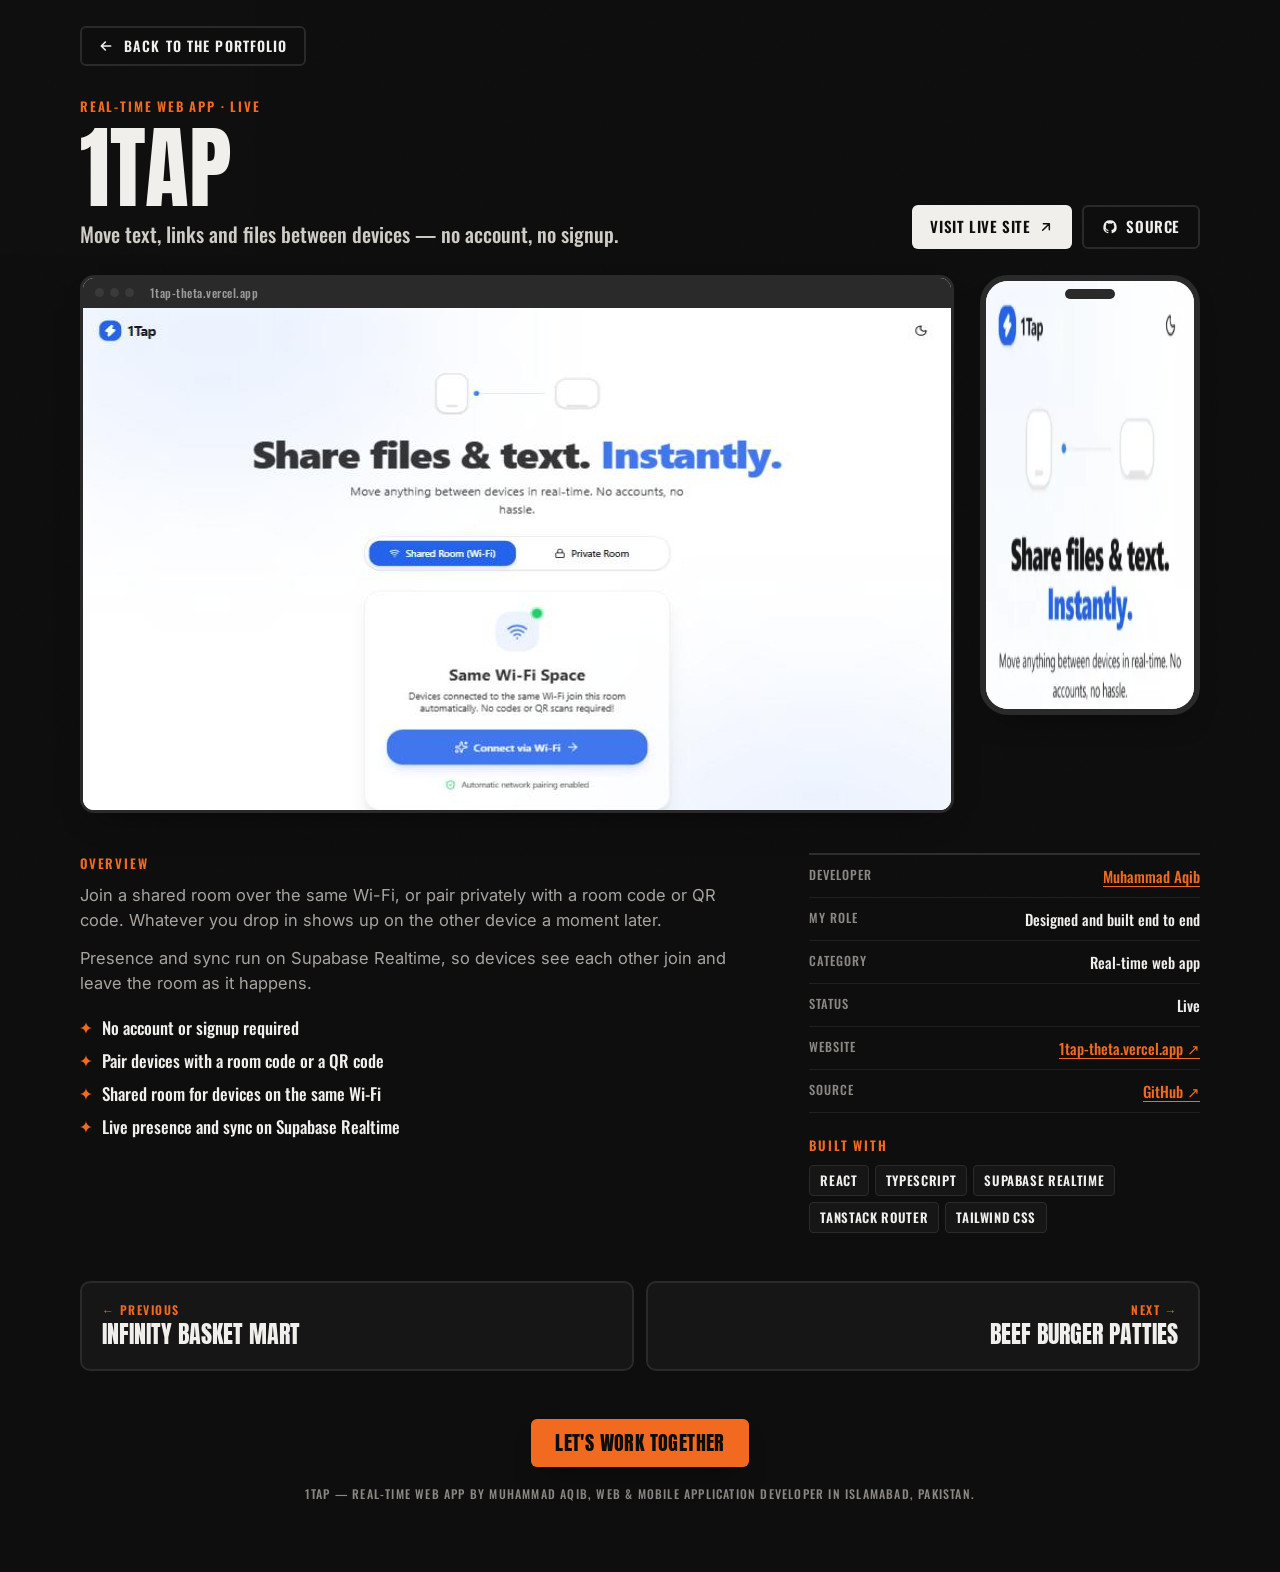
<file: projects/1tap.html>
<!DOCTYPE html>
<!-- Generated by scripts/build-seo.mjs from assets/portfolio/projects.js — edit the data, then re-run the build. -->
<html lang="en">
<head>
  <meta charset="UTF-8">
  <meta name="viewport" content="width=device-width, initial-scale=1.0, viewport-fit=cover">
  <title>1Tap — Real-time web app by Muhammad Aqib</title>
  <meta name="description" content="Move text, links and files between devices — no account, no signup. A project by Muhammad Aqib, web &amp; mobile developer in Islamabad.">
  <meta name="author" content="Muhammad Aqib">
  <meta name="robots" content="index, follow, max-image-preview:large">
  <meta name="theme-color" content="#0E0E0E">
  <link rel="canonical" href="https://aqibkhn.space/projects/1tap">
  <meta property="og:type" content="article">
  <meta property="og:site_name" content="Muhammad Aqib">
  <meta property="og:locale" content="en_US">
  <meta property="og:title" content="1Tap — Real-time web app by Muhammad Aqib">
  <meta property="og:description" content="Move text, links and files between devices — no account, no signup. A project by Muhammad Aqib, web &amp; mobile developer in Islamabad.">
  <meta property="og:url" content="https://aqibkhn.space/projects/1tap">
  <meta property="og:image" content="https://aqibkhn.space/assets/projects/1tap.jpg">
  <meta property="og:image:alt" content="1Tap — Real-time web app">
  <meta name="twitter:card" content="summary_large_image">
  <meta name="twitter:title" content="1Tap — Real-time web app by Muhammad Aqib">
  <meta name="twitter:description" content="Move text, links and files between devices — no account, no signup. A project by Muhammad Aqib, web &amp; mobile developer in Islamabad.">
  <meta name="twitter:image" content="https://aqibkhn.space/assets/projects/1tap.jpg">
  <link rel="icon" href="../favicon.svg" type="image/svg+xml">
  <link rel="icon" href="../favicon-32.png" sizes="32x32" type="image/png">
  <link rel="apple-touch-icon" href="../apple-touch-icon.png">
  <link rel="preconnect" href="https://fonts.googleapis.com">
  <link rel="preconnect" href="https://fonts.gstatic.com" crossorigin>
  <link rel="stylesheet" href="https://fonts.googleapis.com/css2?family=Anton&family=Oswald:wght@500;600&family=Inter:wght@400;500;600&display=swap" media="print" onload="this.media='all'">
  <noscript><link rel="stylesheet" href="https://fonts.googleapis.com/css2?family=Anton&family=Oswald:wght@500;600&family=Inter:wght@400;500;600&display=swap"></noscript>
  <link rel="stylesheet" href="../assets/portfolio/portfolio.css">
  <script type="application/ld+json">{"@context":"https://schema.org","@graph":[{"@type":"CreativeWork","@id":"https://aqibkhn.space/projects/1tap#work","name":"1Tap","headline":"1Tap — Real-time web app","description":"Move text, links and files between devices — no account, no signup.","url":"https://aqibkhn.space/projects/1tap","image":"https://aqibkhn.space/assets/projects/1tap.jpg","genre":"Real-time web app","keywords":"React, TypeScript, Supabase Realtime, TanStack Router, Tailwind CSS","creator":{"@id":"https://aqibkhn.space/#person"},"author":{"@id":"https://aqibkhn.space/#person"},"sameAs":"https://1tap-theta.vercel.app","isBasedOn":["https://github.com/10-aqib/1Tap"]},{"@type":"BreadcrumbList","itemListElement":[{"@type":"ListItem","position":1,"name":"Muhammad Aqib","item":"https://aqibkhn.space/portfolio"},{"@type":"ListItem","position":2,"name":"Projects","item":"https://aqibkhn.space/portfolio#work"},{"@type":"ListItem","position":3,"name":"1Tap","item":"https://aqibkhn.space/projects/1tap"}]},{"@type":"Person","@id":"https://aqibkhn.space/#person","name":"Muhammad Aqib","url":"https://aqibkhn.space/portfolio"}]}</script>
</head>
<body>
  <svg width="0" height="0" style="position:absolute" aria-hidden="true"><defs>
  <symbol id="star" viewBox="0 0 24 24"><path d="M12 0c.6 6.6 5.4 11.4 12 12-6.6.6-11.4 5.4-12 12-.6-6.6-5.4-11.4-12-12C6.6 11.4 11.4 6.6 12 0z" fill="currentColor"/></symbol>
  <symbol id="arrow" viewBox="0 0 24 24"><path d="M5 12h13m-5-6 6 6-6 6" fill="none" stroke="currentColor" stroke-width="2.4" stroke-linecap="round" stroke-linejoin="round"/></symbol>
  <symbol id="arrow-ne" viewBox="0 0 24 24"><path d="M7 17 17 7M8 7h9v9" fill="none" stroke="currentColor" stroke-width="2.2" stroke-linecap="round" stroke-linejoin="round"/></symbol>
  <symbol id="github" viewBox="0 0 24 24"><path fill="currentColor" d="M12 2a10 10 0 0 0-3.16 19.49c.5.09.68-.22.68-.48v-1.7c-2.78.6-3.37-1.34-3.37-1.34-.45-1.16-1.11-1.47-1.11-1.47-.91-.62.07-.6.07-.6 1 .07 1.53 1.03 1.53 1.03.89 1.53 2.34 1.09 2.91.83.09-.65.35-1.09.63-1.34-2.22-.25-4.55-1.11-4.55-4.94 0-1.09.39-1.98 1.03-2.68-.1-.25-.45-1.27.1-2.65 0 0 .84-.27 2.75 1.02a9.56 9.56 0 0 1 5 0c1.91-1.29 2.75-1.02 2.75-1.02.55 1.38.2 2.4.1 2.65.64.7 1.03 1.59 1.03 2.68 0 3.84-2.34 4.68-4.57 4.93.36.31.68.92.68 1.85v2.74c0 .27.18.58.69.48A10 10 0 0 0 12 2z"/></symbol>
</defs></svg>
  <main class="sheet-inner">
    <a class="sheet-back" href="../portfolio#work"><svg aria-hidden="true" style="transform:scaleX(-1)"><use href="#arrow"/></svg>Back to the portfolio</a>
    <article>
      <div class="p-head">
        <div>
          <p class="kicker">Real-time web app · Live</p>
          <h1 style="font: 400 clamp(52px, 7vw, 96px)/.95 var(--display); text-transform: uppercase; color: var(--ink);">1Tap</h1>
          <p class="lede">Move text, links and files between devices — no account, no signup.</p>
        </div>
        <div class="p-links">
          <a class="btn btn-dark" href="https://1tap-theta.vercel.app" target="_blank" rel="noopener">Visit live site <svg aria-hidden="true"><use href="#arrow-ne"/></svg></a>
          <a class="btn btn-line" href="https://github.com/10-aqib/1Tap" target="_blank" rel="noopener"><svg aria-hidden="true"><use href="#github"/></svg>Source</a>
        </div>
      </div>
      <div class="p-media">
        <figure class="p-desktop" style="margin:0"><div class="bar"><i></i><i></i><i></i><span>1tap-theta.vercel.app</span></div><img src="../assets/projects/1tap.jpg" width="800" height="502" alt="1Tap website on desktop" fetchpriority="high"></figure>
        <div class="p-mobile"><i class="notch" aria-hidden="true"></i><img src="../assets/projects/mobile-1tap.webp" srcset="../assets/projects/mobile-1tap-300.webp 300w, ../assets/projects/mobile-1tap.webp 480w" sizes="220px" width="480" height="1147" alt="1Tap on a phone" loading="lazy" decoding="async"></div>
      </div>
      <div class="p-grid">
        <div>
          <h2 class="kicker" style="font-size:13px">Overview</h2>
          <p>Join a shared room over the same Wi-Fi, or pair privately with a room code or QR code. Whatever you drop in shows up on the other device a moment later.</p>
          <p>Presence and sync run on Supabase Realtime, so devices see each other join and leave the room as it happens.</p>
          <ul class="p-hl"><li><svg aria-hidden="true"><use href="#star"/></svg>No account or signup required</li><li><svg aria-hidden="true"><use href="#star"/></svg>Pair devices with a room code or a QR code</li><li><svg aria-hidden="true"><use href="#star"/></svg>Shared room for devices on the same Wi-Fi</li><li><svg aria-hidden="true"><use href="#star"/></svg>Live presence and sync on Supabase Realtime</li></ul>
        </div>
        <aside class="p-meta">
          <dl>
            <div><dt>Developer</dt><dd><a href="../portfolio">Muhammad Aqib</a></dd></div>
            <div><dt>My role</dt><dd>Designed and built end to end</dd></div>
            <div><dt>Category</dt><dd>Real-time web app</dd></div>
            <div><dt>Status</dt><dd>Live</dd></div>
            <div><dt>Website</dt><dd><a href="https://1tap-theta.vercel.app" target="_blank" rel="noopener">1tap-theta.vercel.app ↗</a></dd></div>
            <div><dt>Source</dt><dd><a href="https://github.com/10-aqib/1Tap" target="_blank" rel="noopener">GitHub ↗</a></dd></div>
          </dl>
          <div><h2 class="kicker" style="font-size:13px">Built with</h2><ul class="tags"><li>React</li><li>TypeScript</li><li>Supabase Realtime</li><li>TanStack Router</li><li>Tailwind CSS</li></ul></div>
        </aside>
      </div>
    </article>
    <nav class="p-pager" aria-label="More projects">
      <a href="infinity-basket-mart"><small>← Previous</small><b>Infinity Basket Mart</b></a>
      <a href="beef-burger-patties"><small>Next →</small><b>Beef Burger Patties</b></a>
    </nav>
    <p style="margin-top:48px; text-align:center"><a class="btn-work btn-work--sm" href="../portfolio#contact">Let's work together</a></p>
    <p class="copy" style="text-align:center">1Tap — Real-time web app by Muhammad Aqib, web &amp; mobile application developer in Islamabad, Pakistan.</p>
  </main>
</body>
</html>
</file>
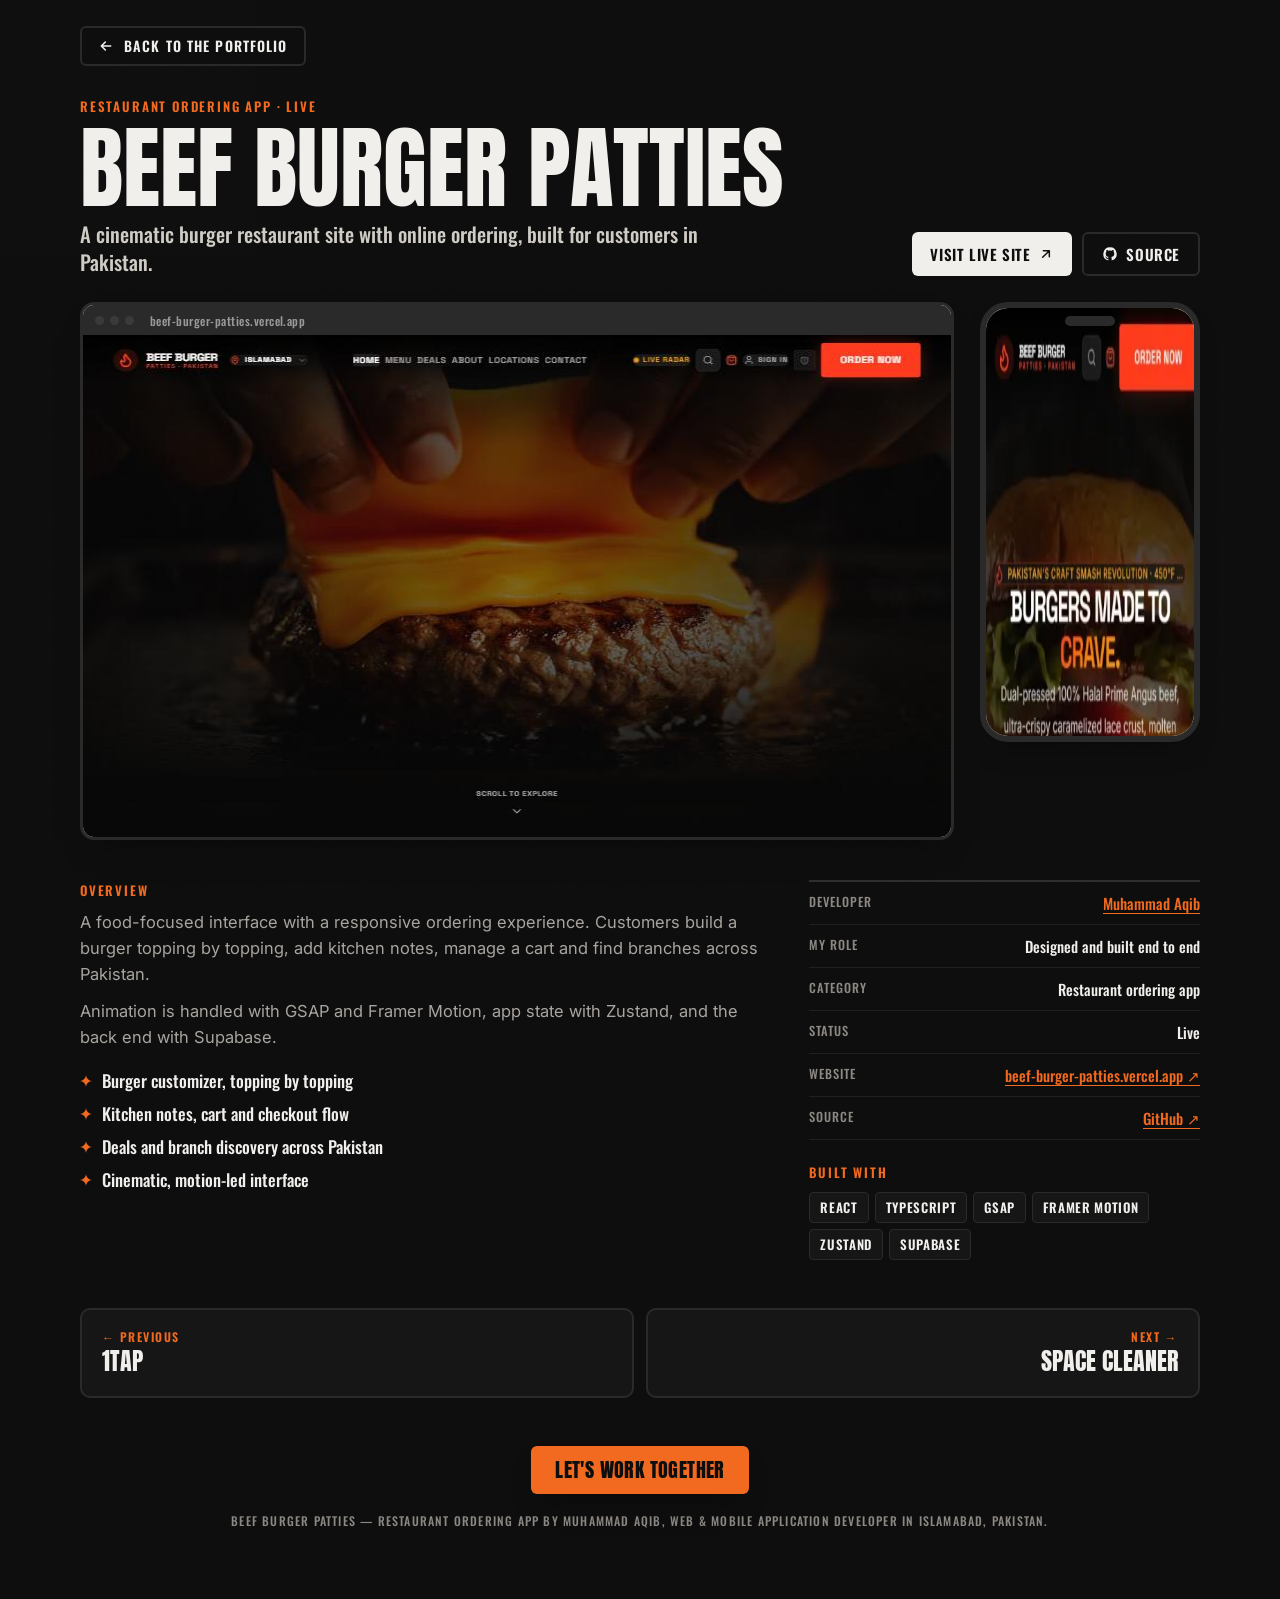
<file: projects/beef-burger-patties.html>
<!DOCTYPE html>
<!-- Generated by scripts/build-seo.mjs from assets/portfolio/projects.js — edit the data, then re-run the build. -->
<html lang="en">
<head>
  <meta charset="UTF-8">
  <meta name="viewport" content="width=device-width, initial-scale=1.0, viewport-fit=cover">
  <title>Beef Burger Patties — Restaurant ordering app by Muhammad Aqib</title>
  <meta name="description" content="A cinematic burger restaurant site with online ordering, built for customers in Pakistan. A project by Muhammad Aqib, web &amp; mobile developer in Islamabad.">
  <meta name="author" content="Muhammad Aqib">
  <meta name="robots" content="index, follow, max-image-preview:large">
  <meta name="theme-color" content="#0E0E0E">
  <link rel="canonical" href="https://aqibkhn.space/projects/beef-burger-patties">
  <meta property="og:type" content="article">
  <meta property="og:site_name" content="Muhammad Aqib">
  <meta property="og:locale" content="en_US">
  <meta property="og:title" content="Beef Burger Patties — Restaurant ordering app by Muhammad Aqib">
  <meta property="og:description" content="A cinematic burger restaurant site with online ordering, built for customers in Pakistan. A project by Muhammad Aqib, web &amp; mobile developer in Islamabad.">
  <meta property="og:url" content="https://aqibkhn.space/projects/beef-burger-patties">
  <meta property="og:image" content="https://aqibkhn.space/assets/projects/beef-burger.jpg">
  <meta property="og:image:alt" content="Beef Burger Patties — Restaurant ordering app">
  <meta name="twitter:card" content="summary_large_image">
  <meta name="twitter:title" content="Beef Burger Patties — Restaurant ordering app by Muhammad Aqib">
  <meta name="twitter:description" content="A cinematic burger restaurant site with online ordering, built for customers in Pakistan. A project by Muhammad Aqib, web &amp; mobile developer in Islamabad.">
  <meta name="twitter:image" content="https://aqibkhn.space/assets/projects/beef-burger.jpg">
  <link rel="icon" href="../favicon.svg" type="image/svg+xml">
  <link rel="icon" href="../favicon-32.png" sizes="32x32" type="image/png">
  <link rel="apple-touch-icon" href="../apple-touch-icon.png">
  <link rel="preconnect" href="https://fonts.googleapis.com">
  <link rel="preconnect" href="https://fonts.gstatic.com" crossorigin>
  <link rel="stylesheet" href="https://fonts.googleapis.com/css2?family=Anton&family=Oswald:wght@500;600&family=Inter:wght@400;500;600&display=swap" media="print" onload="this.media='all'">
  <noscript><link rel="stylesheet" href="https://fonts.googleapis.com/css2?family=Anton&family=Oswald:wght@500;600&family=Inter:wght@400;500;600&display=swap"></noscript>
  <link rel="stylesheet" href="../assets/portfolio/portfolio.css">
  <script type="application/ld+json">{"@context":"https://schema.org","@graph":[{"@type":"CreativeWork","@id":"https://aqibkhn.space/projects/beef-burger-patties#work","name":"Beef Burger Patties","headline":"Beef Burger Patties — Restaurant ordering app","description":"A cinematic burger restaurant site with online ordering, built for customers in Pakistan.","url":"https://aqibkhn.space/projects/beef-burger-patties","image":"https://aqibkhn.space/assets/projects/beef-burger.jpg","genre":"Restaurant ordering app","keywords":"React, TypeScript, GSAP, Framer Motion, Zustand, Supabase","creator":{"@id":"https://aqibkhn.space/#person"},"author":{"@id":"https://aqibkhn.space/#person"},"sameAs":"https://beef-burger-patties.vercel.app","isBasedOn":["https://github.com/10-aqib/Beef-Burger-Patties"]},{"@type":"BreadcrumbList","itemListElement":[{"@type":"ListItem","position":1,"name":"Muhammad Aqib","item":"https://aqibkhn.space/portfolio"},{"@type":"ListItem","position":2,"name":"Projects","item":"https://aqibkhn.space/portfolio#work"},{"@type":"ListItem","position":3,"name":"Beef Burger Patties","item":"https://aqibkhn.space/projects/beef-burger-patties"}]},{"@type":"Person","@id":"https://aqibkhn.space/#person","name":"Muhammad Aqib","url":"https://aqibkhn.space/portfolio"}]}</script>
</head>
<body>
  <svg width="0" height="0" style="position:absolute" aria-hidden="true"><defs>
  <symbol id="star" viewBox="0 0 24 24"><path d="M12 0c.6 6.6 5.4 11.4 12 12-6.6.6-11.4 5.4-12 12-.6-6.6-5.4-11.4-12-12C6.6 11.4 11.4 6.6 12 0z" fill="currentColor"/></symbol>
  <symbol id="arrow" viewBox="0 0 24 24"><path d="M5 12h13m-5-6 6 6-6 6" fill="none" stroke="currentColor" stroke-width="2.4" stroke-linecap="round" stroke-linejoin="round"/></symbol>
  <symbol id="arrow-ne" viewBox="0 0 24 24"><path d="M7 17 17 7M8 7h9v9" fill="none" stroke="currentColor" stroke-width="2.2" stroke-linecap="round" stroke-linejoin="round"/></symbol>
  <symbol id="github" viewBox="0 0 24 24"><path fill="currentColor" d="M12 2a10 10 0 0 0-3.16 19.49c.5.09.68-.22.68-.48v-1.7c-2.78.6-3.37-1.34-3.37-1.34-.45-1.16-1.11-1.47-1.11-1.47-.91-.62.07-.6.07-.6 1 .07 1.53 1.03 1.53 1.03.89 1.53 2.34 1.09 2.91.83.09-.65.35-1.09.63-1.34-2.22-.25-4.55-1.11-4.55-4.94 0-1.09.39-1.98 1.03-2.68-.1-.25-.45-1.27.1-2.65 0 0 .84-.27 2.75 1.02a9.56 9.56 0 0 1 5 0c1.91-1.29 2.75-1.02 2.75-1.02.55 1.38.2 2.4.1 2.65.64.7 1.03 1.59 1.03 2.68 0 3.84-2.34 4.68-4.57 4.93.36.31.68.92.68 1.85v2.74c0 .27.18.58.69.48A10 10 0 0 0 12 2z"/></symbol>
</defs></svg>
  <main class="sheet-inner">
    <a class="sheet-back" href="../portfolio#work"><svg aria-hidden="true" style="transform:scaleX(-1)"><use href="#arrow"/></svg>Back to the portfolio</a>
    <article>
      <div class="p-head">
        <div>
          <p class="kicker">Restaurant ordering app · Live</p>
          <h1 style="font: 400 clamp(52px, 7vw, 96px)/.95 var(--display); text-transform: uppercase; color: var(--ink);">Beef Burger Patties</h1>
          <p class="lede">A cinematic burger restaurant site with online ordering, built for customers in Pakistan.</p>
        </div>
        <div class="p-links">
          <a class="btn btn-dark" href="https://beef-burger-patties.vercel.app" target="_blank" rel="noopener">Visit live site <svg aria-hidden="true"><use href="#arrow-ne"/></svg></a>
          <a class="btn btn-line" href="https://github.com/10-aqib/Beef-Burger-Patties" target="_blank" rel="noopener"><svg aria-hidden="true"><use href="#github"/></svg>Source</a>
        </div>
      </div>
      <div class="p-media">
        <figure class="p-desktop" style="margin:0"><div class="bar"><i></i><i></i><i></i><span>beef-burger-patties.vercel.app</span></div><img src="../assets/projects/beef-burger.jpg" width="800" height="502" alt="Beef Burger Patties website on desktop" fetchpriority="high"></figure>
        <div class="p-mobile"><i class="notch" aria-hidden="true"></i><img src="../assets/projects/mobile-beef-burger.webp" srcset="../assets/projects/mobile-beef-burger-300.webp 300w, ../assets/projects/mobile-beef-burger.webp 480w" sizes="220px" width="480" height="4155" alt="Beef Burger Patties on a phone" loading="lazy" decoding="async"></div>
      </div>
      <div class="p-grid">
        <div>
          <h2 class="kicker" style="font-size:13px">Overview</h2>
          <p>A food-focused interface with a responsive ordering experience. Customers build a burger topping by topping, add kitchen notes, manage a cart and find branches across Pakistan.</p>
          <p>Animation is handled with GSAP and Framer Motion, app state with Zustand, and the back end with Supabase.</p>
          <ul class="p-hl"><li><svg aria-hidden="true"><use href="#star"/></svg>Burger customizer, topping by topping</li><li><svg aria-hidden="true"><use href="#star"/></svg>Kitchen notes, cart and checkout flow</li><li><svg aria-hidden="true"><use href="#star"/></svg>Deals and branch discovery across Pakistan</li><li><svg aria-hidden="true"><use href="#star"/></svg>Cinematic, motion-led interface</li></ul>
        </div>
        <aside class="p-meta">
          <dl>
            <div><dt>Developer</dt><dd><a href="../portfolio">Muhammad Aqib</a></dd></div>
            <div><dt>My role</dt><dd>Designed and built end to end</dd></div>
            <div><dt>Category</dt><dd>Restaurant ordering app</dd></div>
            <div><dt>Status</dt><dd>Live</dd></div>
            <div><dt>Website</dt><dd><a href="https://beef-burger-patties.vercel.app" target="_blank" rel="noopener">beef-burger-patties.vercel.app ↗</a></dd></div>
            <div><dt>Source</dt><dd><a href="https://github.com/10-aqib/Beef-Burger-Patties" target="_blank" rel="noopener">GitHub ↗</a></dd></div>
          </dl>
          <div><h2 class="kicker" style="font-size:13px">Built with</h2><ul class="tags"><li>React</li><li>TypeScript</li><li>GSAP</li><li>Framer Motion</li><li>Zustand</li><li>Supabase</li></ul></div>
        </aside>
      </div>
    </article>
    <nav class="p-pager" aria-label="More projects">
      <a href="1tap"><small>← Previous</small><b>1Tap</b></a>
      <a href="space-cleaner"><small>Next →</small><b>Space Cleaner</b></a>
    </nav>
    <p style="margin-top:48px; text-align:center"><a class="btn-work btn-work--sm" href="../portfolio#contact">Let's work together</a></p>
    <p class="copy" style="text-align:center">Beef Burger Patties — Restaurant ordering app by Muhammad Aqib, web &amp; mobile application developer in Islamabad, Pakistan.</p>
  </main>
</body>
</html>
</file>
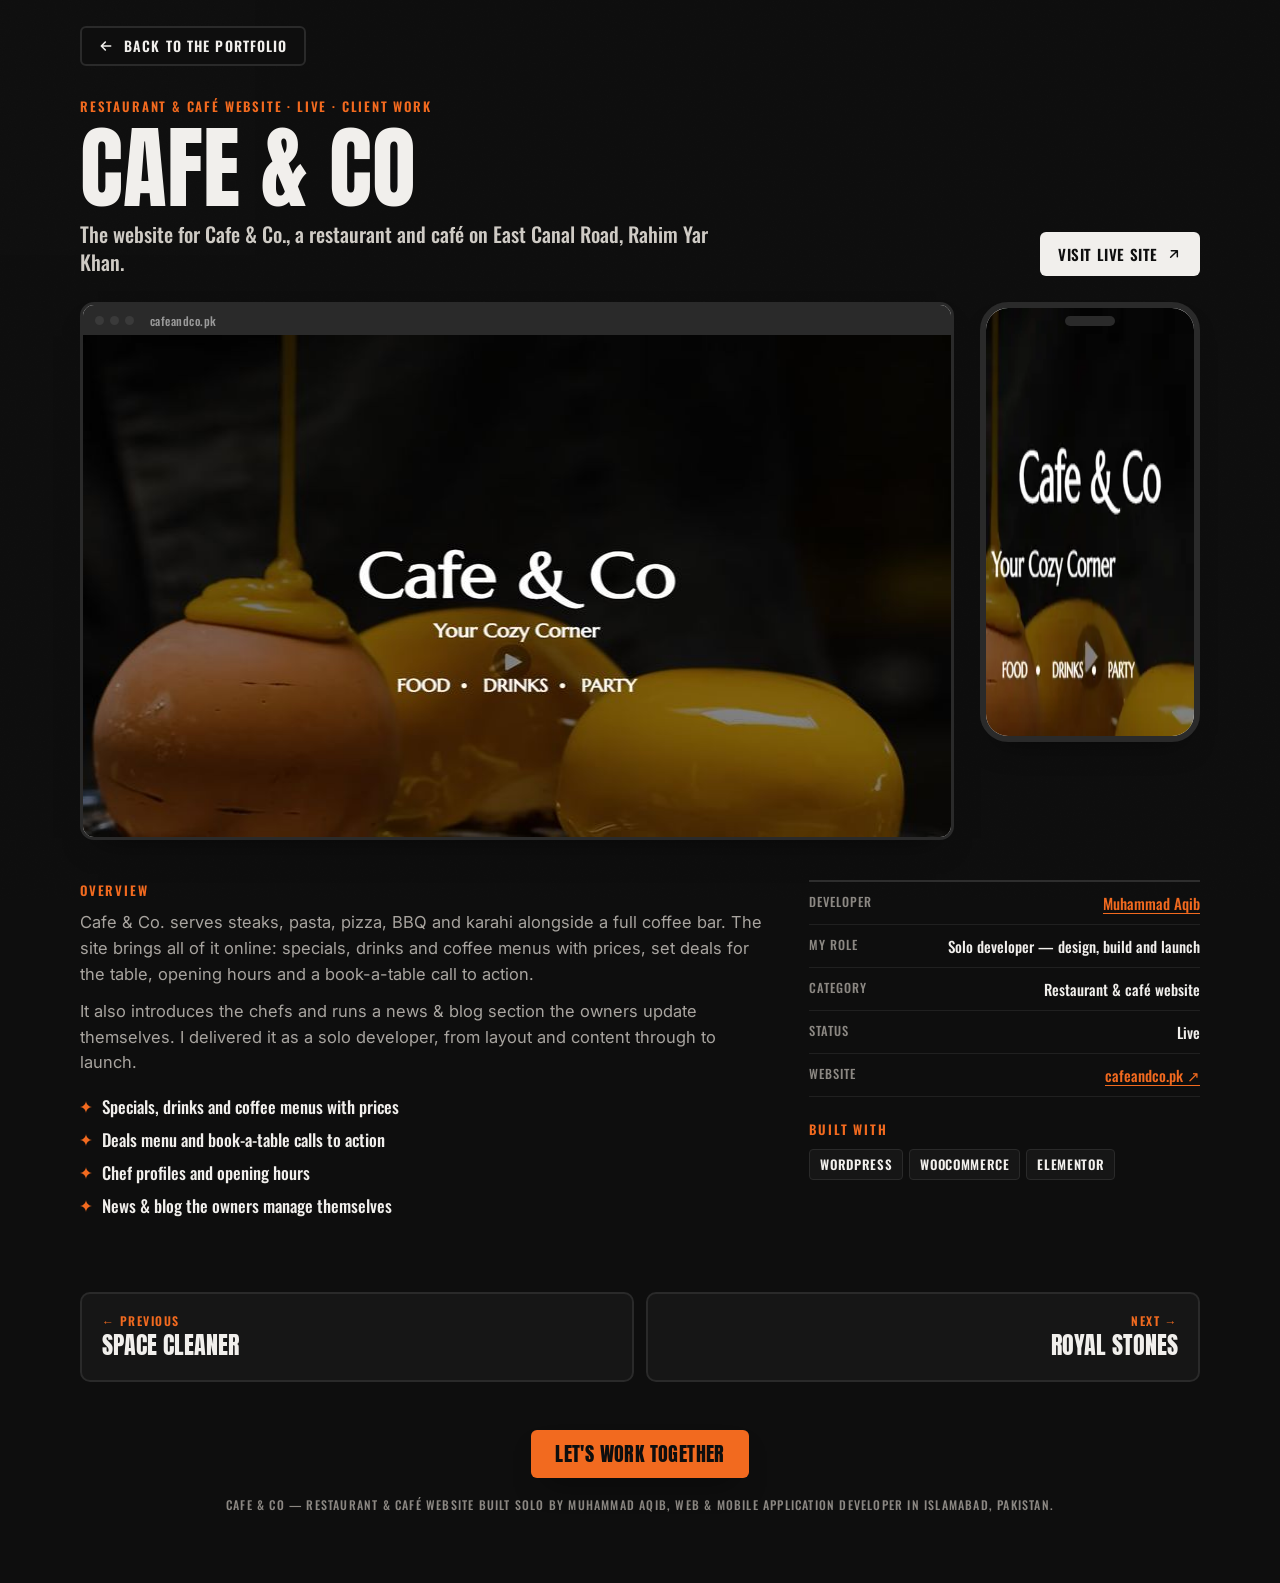
<file: projects/cafe-and-co.html>
<!DOCTYPE html>
<!-- Generated by scripts/build-seo.mjs from assets/portfolio/projects.js — edit the data, then re-run the build. -->
<html lang="en">
<head>
  <meta charset="UTF-8">
  <meta name="viewport" content="width=device-width, initial-scale=1.0, viewport-fit=cover">
  <title>Cafe &amp; Co — Restaurant &amp; café website built by Muhammad Aqib</title>
  <meta name="description" content="The website for Cafe &amp; Co., a restaurant and café on East Canal Road, Rahim Yar Khan. Designed, built and launched solo by Muhammad Aqib, web &amp; mobile…">
  <meta name="author" content="Muhammad Aqib">
  <meta name="robots" content="index, follow, max-image-preview:large">
  <meta name="theme-color" content="#0E0E0E">
  <link rel="canonical" href="https://aqibkhn.space/projects/cafe-and-co">
  <meta property="og:type" content="article">
  <meta property="og:site_name" content="Muhammad Aqib">
  <meta property="og:locale" content="en_US">
  <meta property="og:title" content="Cafe &amp; Co — Restaurant &amp; café website built by Muhammad Aqib">
  <meta property="og:description" content="The website for Cafe &amp; Co., a restaurant and café on East Canal Road, Rahim Yar Khan. Designed, built and launched solo by Muhammad Aqib, web &amp; mobile…">
  <meta property="og:url" content="https://aqibkhn.space/projects/cafe-and-co">
  <meta property="og:image" content="https://aqibkhn.space/assets/projects/cafe-and-co.jpg">
  <meta property="og:image:alt" content="Cafe &amp; Co — Restaurant &amp; café website">
  <meta name="twitter:card" content="summary_large_image">
  <meta name="twitter:title" content="Cafe &amp; Co — Restaurant &amp; café website built by Muhammad Aqib">
  <meta name="twitter:description" content="The website for Cafe &amp; Co., a restaurant and café on East Canal Road, Rahim Yar Khan. Designed, built and launched solo by Muhammad Aqib, web &amp; mobile…">
  <meta name="twitter:image" content="https://aqibkhn.space/assets/projects/cafe-and-co.jpg">
  <link rel="icon" href="../favicon.svg" type="image/svg+xml">
  <link rel="icon" href="../favicon-32.png" sizes="32x32" type="image/png">
  <link rel="apple-touch-icon" href="../apple-touch-icon.png">
  <link rel="preconnect" href="https://fonts.googleapis.com">
  <link rel="preconnect" href="https://fonts.gstatic.com" crossorigin>
  <link rel="stylesheet" href="https://fonts.googleapis.com/css2?family=Anton&family=Oswald:wght@500;600&family=Inter:wght@400;500;600&display=swap" media="print" onload="this.media='all'">
  <noscript><link rel="stylesheet" href="https://fonts.googleapis.com/css2?family=Anton&family=Oswald:wght@500;600&family=Inter:wght@400;500;600&display=swap"></noscript>
  <link rel="stylesheet" href="../assets/portfolio/portfolio.css">
  <script type="application/ld+json">{"@context":"https://schema.org","@graph":[{"@type":"CreativeWork","@id":"https://aqibkhn.space/projects/cafe-and-co#work","name":"Cafe & Co","headline":"Cafe & Co — Restaurant & café website","description":"The website for Cafe & Co., a restaurant and café on East Canal Road, Rahim Yar Khan.","url":"https://aqibkhn.space/projects/cafe-and-co","image":"https://aqibkhn.space/assets/projects/cafe-and-co.jpg","genre":"Restaurant & café website","keywords":"WordPress, WooCommerce, Elementor","creator":{"@id":"https://aqibkhn.space/#person"},"author":{"@id":"https://aqibkhn.space/#person"},"sameAs":"https://cafeandco.pk"},{"@type":"BreadcrumbList","itemListElement":[{"@type":"ListItem","position":1,"name":"Muhammad Aqib","item":"https://aqibkhn.space/portfolio"},{"@type":"ListItem","position":2,"name":"Client work","item":"https://aqibkhn.space/portfolio#clients"},{"@type":"ListItem","position":3,"name":"Cafe & Co","item":"https://aqibkhn.space/projects/cafe-and-co"}]},{"@type":"Person","@id":"https://aqibkhn.space/#person","name":"Muhammad Aqib","url":"https://aqibkhn.space/portfolio"}]}</script>
</head>
<body>
  <svg width="0" height="0" style="position:absolute" aria-hidden="true"><defs>
  <symbol id="star" viewBox="0 0 24 24"><path d="M12 0c.6 6.6 5.4 11.4 12 12-6.6.6-11.4 5.4-12 12-.6-6.6-5.4-11.4-12-12C6.6 11.4 11.4 6.6 12 0z" fill="currentColor"/></symbol>
  <symbol id="arrow" viewBox="0 0 24 24"><path d="M5 12h13m-5-6 6 6-6 6" fill="none" stroke="currentColor" stroke-width="2.4" stroke-linecap="round" stroke-linejoin="round"/></symbol>
  <symbol id="arrow-ne" viewBox="0 0 24 24"><path d="M7 17 17 7M8 7h9v9" fill="none" stroke="currentColor" stroke-width="2.2" stroke-linecap="round" stroke-linejoin="round"/></symbol>
  <symbol id="github" viewBox="0 0 24 24"><path fill="currentColor" d="M12 2a10 10 0 0 0-3.16 19.49c.5.09.68-.22.68-.48v-1.7c-2.78.6-3.37-1.34-3.37-1.34-.45-1.16-1.11-1.47-1.11-1.47-.91-.62.07-.6.07-.6 1 .07 1.53 1.03 1.53 1.03.89 1.53 2.34 1.09 2.91.83.09-.65.35-1.09.63-1.34-2.22-.25-4.55-1.11-4.55-4.94 0-1.09.39-1.98 1.03-2.68-.1-.25-.45-1.27.1-2.65 0 0 .84-.27 2.75 1.02a9.56 9.56 0 0 1 5 0c1.91-1.29 2.75-1.02 2.75-1.02.55 1.38.2 2.4.1 2.65.64.7 1.03 1.59 1.03 2.68 0 3.84-2.34 4.68-4.57 4.93.36.31.68.92.68 1.85v2.74c0 .27.18.58.69.48A10 10 0 0 0 12 2z"/></symbol>
</defs></svg>
  <main class="sheet-inner">
    <a class="sheet-back" href="../portfolio#clients"><svg aria-hidden="true" style="transform:scaleX(-1)"><use href="#arrow"/></svg>Back to the portfolio</a>
    <article>
      <div class="p-head">
        <div>
          <p class="kicker">Restaurant &amp; café website · Live · Client work</p>
          <h1 style="font: 400 clamp(52px, 7vw, 96px)/.95 var(--display); text-transform: uppercase; color: var(--ink);">Cafe &amp; Co</h1>
          <p class="lede">The website for Cafe &amp; Co., a restaurant and café on East Canal Road, Rahim Yar Khan.</p>
        </div>
        <div class="p-links">
          <a class="btn btn-dark" href="https://cafeandco.pk" target="_blank" rel="noopener">Visit live site <svg aria-hidden="true"><use href="#arrow-ne"/></svg></a>
        </div>
      </div>
      <div class="p-media">
        <figure class="p-desktop" style="margin:0"><div class="bar"><i></i><i></i><i></i><span>cafeandco.pk</span></div><img src="../assets/projects/cafe-and-co.jpg" width="800" height="502" alt="Cafe &amp; Co website on desktop" fetchpriority="high"></figure>
        <div class="p-mobile"><i class="notch" aria-hidden="true"></i><img src="../assets/projects/mobile-cafe-and-co.webp" srcset="../assets/projects/mobile-cafe-and-co-300.webp 300w, ../assets/projects/mobile-cafe-and-co.webp 480w" sizes="220px" width="480" height="1002" alt="Cafe &amp; Co on a phone" loading="lazy" decoding="async"></div>
      </div>
      <div class="p-grid">
        <div>
          <h2 class="kicker" style="font-size:13px">Overview</h2>
          <p>Cafe &amp; Co. serves steaks, pasta, pizza, BBQ and karahi alongside a full coffee bar. The site brings all of it online: specials, drinks and coffee menus with prices, set deals for the table, opening hours and a book-a-table call to action.</p>
          <p>It also introduces the chefs and runs a news &amp; blog section the owners update themselves. I delivered it as a solo developer, from layout and content through to launch.</p>
          <ul class="p-hl"><li><svg aria-hidden="true"><use href="#star"/></svg>Specials, drinks and coffee menus with prices</li><li><svg aria-hidden="true"><use href="#star"/></svg>Deals menu and book-a-table calls to action</li><li><svg aria-hidden="true"><use href="#star"/></svg>Chef profiles and opening hours</li><li><svg aria-hidden="true"><use href="#star"/></svg>News &amp; blog the owners manage themselves</li></ul>
        </div>
        <aside class="p-meta">
          <dl>
            <div><dt>Developer</dt><dd><a href="../portfolio">Muhammad Aqib</a></dd></div>
            <div><dt>My role</dt><dd>Solo developer — design, build and launch</dd></div>
            <div><dt>Category</dt><dd>Restaurant &amp; café website</dd></div>
            <div><dt>Status</dt><dd>Live</dd></div>
            <div><dt>Website</dt><dd><a href="https://cafeandco.pk" target="_blank" rel="noopener">cafeandco.pk ↗</a></dd></div>
            
          </dl>
          <div><h2 class="kicker" style="font-size:13px">Built with</h2><ul class="tags"><li>WordPress</li><li>WooCommerce</li><li>Elementor</li></ul></div>
        </aside>
      </div>
    </article>
    <nav class="p-pager" aria-label="More projects">
      <a href="space-cleaner"><small>← Previous</small><b>Space Cleaner</b></a>
      <a href="royal-stones"><small>Next →</small><b>Royal Stones</b></a>
    </nav>
    <p style="margin-top:48px; text-align:center"><a class="btn-work btn-work--sm" href="../portfolio#contact">Let's work together</a></p>
    <p class="copy" style="text-align:center">Cafe &amp; Co — Restaurant &amp; café website built solo by Muhammad Aqib, web &amp; mobile application developer in Islamabad, Pakistan.</p>
  </main>
</body>
</html>
</file>
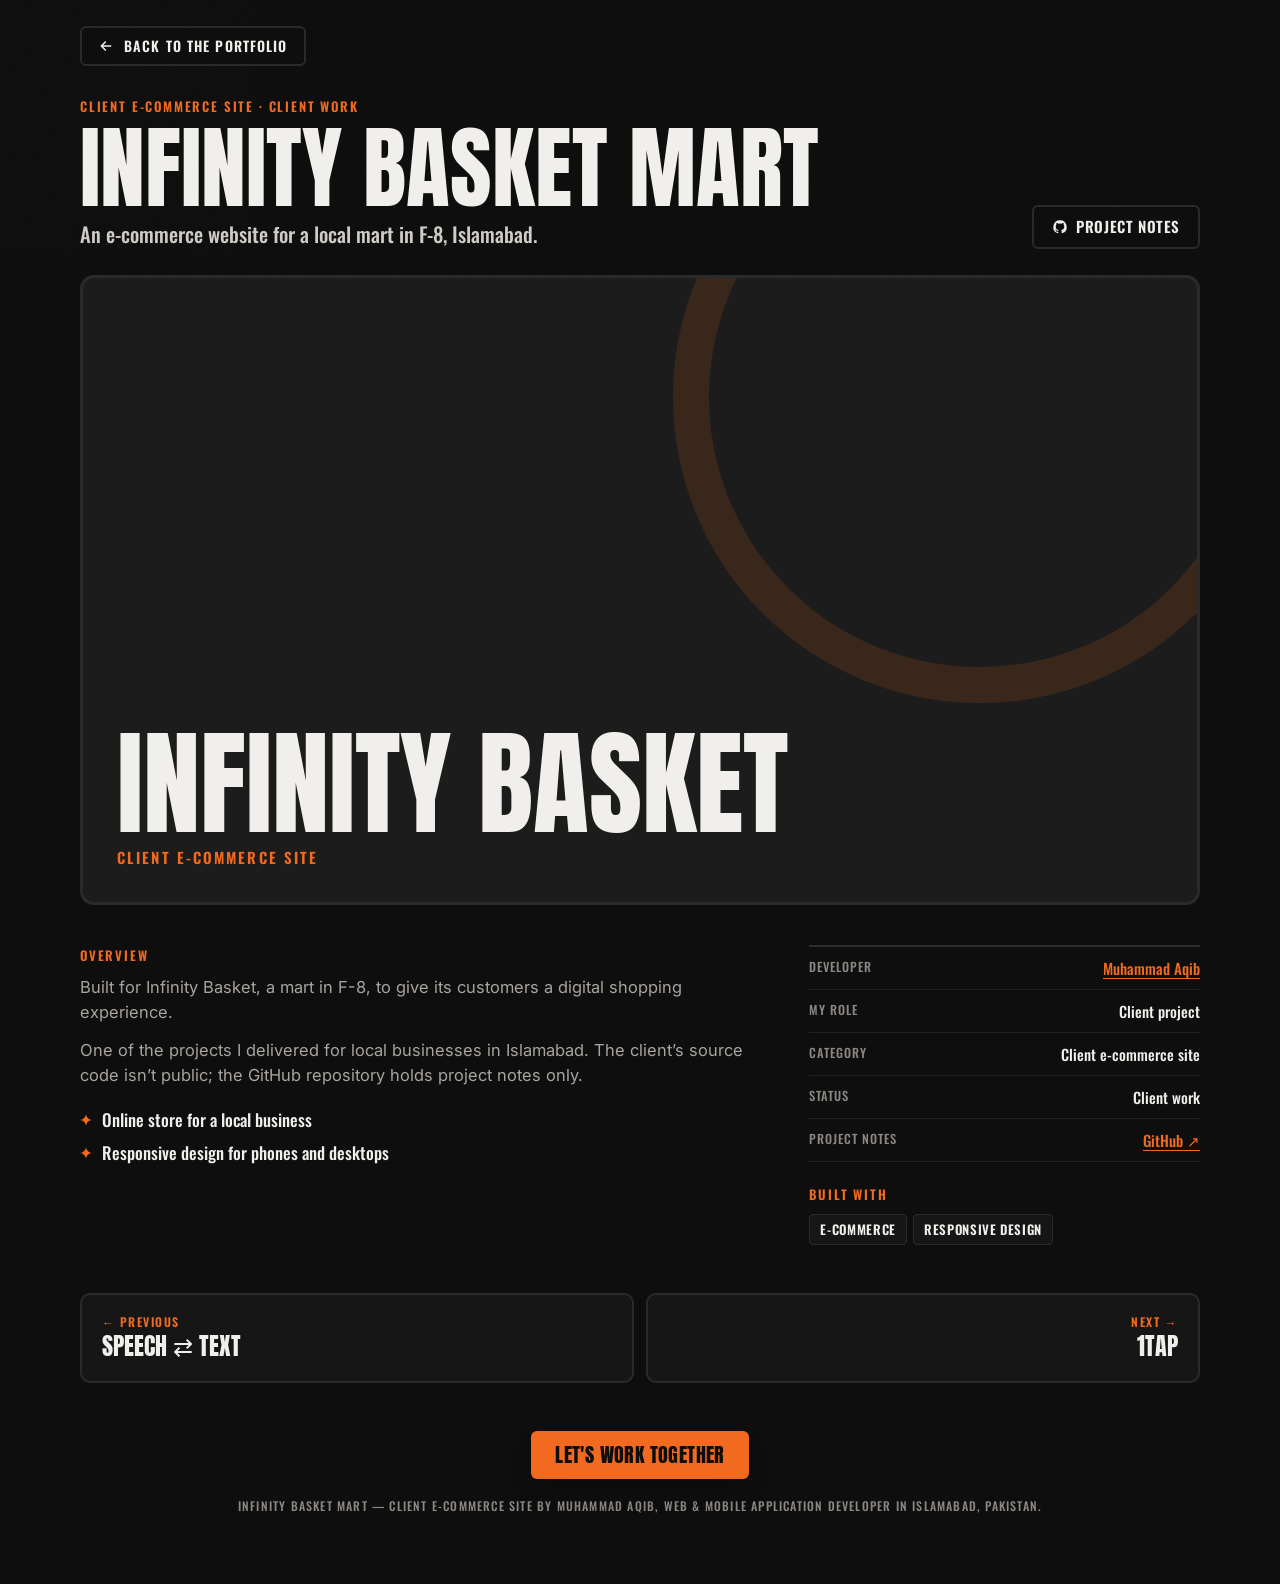
<file: projects/infinity-basket-mart.html>
<!DOCTYPE html>
<!-- Generated by scripts/build-seo.mjs from assets/portfolio/projects.js — edit the data, then re-run the build. -->
<html lang="en">
<head>
  <meta charset="UTF-8">
  <meta name="viewport" content="width=device-width, initial-scale=1.0, viewport-fit=cover">
  <title>Infinity Basket Mart — Client e-commerce site by Muhammad Aqib</title>
  <meta name="description" content="An e-commerce website for a local mart in F-8, Islamabad. A project by Muhammad Aqib, web &amp; mobile developer in Islamabad.">
  <meta name="author" content="Muhammad Aqib">
  <meta name="robots" content="index, follow, max-image-preview:large">
  <meta name="theme-color" content="#0E0E0E">
  <link rel="canonical" href="https://aqibkhn.space/projects/infinity-basket-mart">
  <meta property="og:type" content="article">
  <meta property="og:site_name" content="Muhammad Aqib">
  <meta property="og:locale" content="en_US">
  <meta property="og:title" content="Infinity Basket Mart — Client e-commerce site by Muhammad Aqib">
  <meta property="og:description" content="An e-commerce website for a local mart in F-8, Islamabad. A project by Muhammad Aqib, web &amp; mobile developer in Islamabad.">
  <meta property="og:url" content="https://aqibkhn.space/projects/infinity-basket-mart">
  <meta property="og:image" content="https://aqibkhn.space/assets/og-image.jpg">
  <meta property="og:image:alt" content="Infinity Basket Mart — Client e-commerce site">
  <meta name="twitter:card" content="summary_large_image">
  <meta name="twitter:title" content="Infinity Basket Mart — Client e-commerce site by Muhammad Aqib">
  <meta name="twitter:description" content="An e-commerce website for a local mart in F-8, Islamabad. A project by Muhammad Aqib, web &amp; mobile developer in Islamabad.">
  <meta name="twitter:image" content="https://aqibkhn.space/assets/og-image.jpg">
  <link rel="icon" href="../favicon.svg" type="image/svg+xml">
  <link rel="icon" href="../favicon-32.png" sizes="32x32" type="image/png">
  <link rel="apple-touch-icon" href="../apple-touch-icon.png">
  <link rel="preconnect" href="https://fonts.googleapis.com">
  <link rel="preconnect" href="https://fonts.gstatic.com" crossorigin>
  <link rel="stylesheet" href="https://fonts.googleapis.com/css2?family=Anton&family=Oswald:wght@500;600&family=Inter:wght@400;500;600&display=swap" media="print" onload="this.media='all'">
  <noscript><link rel="stylesheet" href="https://fonts.googleapis.com/css2?family=Anton&family=Oswald:wght@500;600&family=Inter:wght@400;500;600&display=swap"></noscript>
  <link rel="stylesheet" href="../assets/portfolio/portfolio.css">
  <script type="application/ld+json">{"@context":"https://schema.org","@graph":[{"@type":"CreativeWork","@id":"https://aqibkhn.space/projects/infinity-basket-mart#work","name":"Infinity Basket Mart","headline":"Infinity Basket Mart — Client e-commerce site","description":"An e-commerce website for a local mart in F-8, Islamabad.","url":"https://aqibkhn.space/projects/infinity-basket-mart","image":"https://aqibkhn.space/assets/og-image.jpg","genre":"Client e-commerce site","keywords":"E-commerce, Responsive design","creator":{"@id":"https://aqibkhn.space/#person"},"author":{"@id":"https://aqibkhn.space/#person"},"isBasedOn":["https://github.com/10-aqib/Infinity-Basket-Mart"]},{"@type":"BreadcrumbList","itemListElement":[{"@type":"ListItem","position":1,"name":"Muhammad Aqib","item":"https://aqibkhn.space/portfolio"},{"@type":"ListItem","position":2,"name":"Projects","item":"https://aqibkhn.space/portfolio#work"},{"@type":"ListItem","position":3,"name":"Infinity Basket Mart","item":"https://aqibkhn.space/projects/infinity-basket-mart"}]},{"@type":"Person","@id":"https://aqibkhn.space/#person","name":"Muhammad Aqib","url":"https://aqibkhn.space/portfolio"}]}</script>
</head>
<body>
  <svg width="0" height="0" style="position:absolute" aria-hidden="true"><defs>
  <symbol id="star" viewBox="0 0 24 24"><path d="M12 0c.6 6.6 5.4 11.4 12 12-6.6.6-11.4 5.4-12 12-.6-6.6-5.4-11.4-12-12C6.6 11.4 11.4 6.6 12 0z" fill="currentColor"/></symbol>
  <symbol id="arrow" viewBox="0 0 24 24"><path d="M5 12h13m-5-6 6 6-6 6" fill="none" stroke="currentColor" stroke-width="2.4" stroke-linecap="round" stroke-linejoin="round"/></symbol>
  <symbol id="arrow-ne" viewBox="0 0 24 24"><path d="M7 17 17 7M8 7h9v9" fill="none" stroke="currentColor" stroke-width="2.2" stroke-linecap="round" stroke-linejoin="round"/></symbol>
  <symbol id="github" viewBox="0 0 24 24"><path fill="currentColor" d="M12 2a10 10 0 0 0-3.16 19.49c.5.09.68-.22.68-.48v-1.7c-2.78.6-3.37-1.34-3.37-1.34-.45-1.16-1.11-1.47-1.11-1.47-.91-.62.07-.6.07-.6 1 .07 1.53 1.03 1.53 1.03.89 1.53 2.34 1.09 2.91.83.09-.65.35-1.09.63-1.34-2.22-.25-4.55-1.11-4.55-4.94 0-1.09.39-1.98 1.03-2.68-.1-.25-.45-1.27.1-2.65 0 0 .84-.27 2.75 1.02a9.56 9.56 0 0 1 5 0c1.91-1.29 2.75-1.02 2.75-1.02.55 1.38.2 2.4.1 2.65.64.7 1.03 1.59 1.03 2.68 0 3.84-2.34 4.68-4.57 4.93.36.31.68.92.68 1.85v2.74c0 .27.18.58.69.48A10 10 0 0 0 12 2z"/></symbol>
</defs></svg>
  <main class="sheet-inner">
    <a class="sheet-back" href="../portfolio#work"><svg aria-hidden="true" style="transform:scaleX(-1)"><use href="#arrow"/></svg>Back to the portfolio</a>
    <article>
      <div class="p-head">
        <div>
          <p class="kicker">Client e-commerce site · Client work</p>
          <h1 style="font: 400 clamp(52px, 7vw, 96px)/.95 var(--display); text-transform: uppercase; color: var(--ink);">Infinity Basket Mart</h1>
          <p class="lede">An e-commerce website for a local mart in F-8, Islamabad.</p>
        </div>
        <div class="p-links">
          
          <a class="btn btn-line" href="https://github.com/10-aqib/Infinity-Basket-Mart" target="_blank" rel="noopener"><svg aria-hidden="true"><use href="#github"/></svg>Project notes</a>
        </div>
      </div>
      <div class="p-cover" aria-hidden="true"><b>Infinity Basket</b><span>Client e-commerce site</span></div>
      <div class="p-grid">
        <div>
          <h2 class="kicker" style="font-size:13px">Overview</h2>
          <p>Built for Infinity Basket, a mart in F-8, to give its customers a digital shopping experience.</p>
          <p>One of the projects I delivered for local businesses in Islamabad. The client’s source code isn’t public; the GitHub repository holds project notes only.</p>
          <ul class="p-hl"><li><svg aria-hidden="true"><use href="#star"/></svg>Online store for a local business</li><li><svg aria-hidden="true"><use href="#star"/></svg>Responsive design for phones and desktops</li></ul>
        </div>
        <aside class="p-meta">
          <dl>
            <div><dt>Developer</dt><dd><a href="../portfolio">Muhammad Aqib</a></dd></div>
            <div><dt>My role</dt><dd>Client project</dd></div>
            <div><dt>Category</dt><dd>Client e-commerce site</dd></div>
            <div><dt>Status</dt><dd>Client work</dd></div>
            
            <div><dt>Project notes</dt><dd><a href="https://github.com/10-aqib/Infinity-Basket-Mart" target="_blank" rel="noopener">GitHub ↗</a></dd></div>
          </dl>
          <div><h2 class="kicker" style="font-size:13px">Built with</h2><ul class="tags"><li>E-commerce</li><li>Responsive design</li></ul></div>
        </aside>
      </div>
    </article>
    <nav class="p-pager" aria-label="More projects">
      <a href="text-to-speech"><small>← Previous</small><b>Speech ⇄ Text</b></a>
      <a href="1tap"><small>Next →</small><b>1Tap</b></a>
    </nav>
    <p style="margin-top:48px; text-align:center"><a class="btn-work btn-work--sm" href="../portfolio#contact">Let's work together</a></p>
    <p class="copy" style="text-align:center">Infinity Basket Mart — Client e-commerce site by Muhammad Aqib, web &amp; mobile application developer in Islamabad, Pakistan.</p>
  </main>
</body>
</html>
</file>
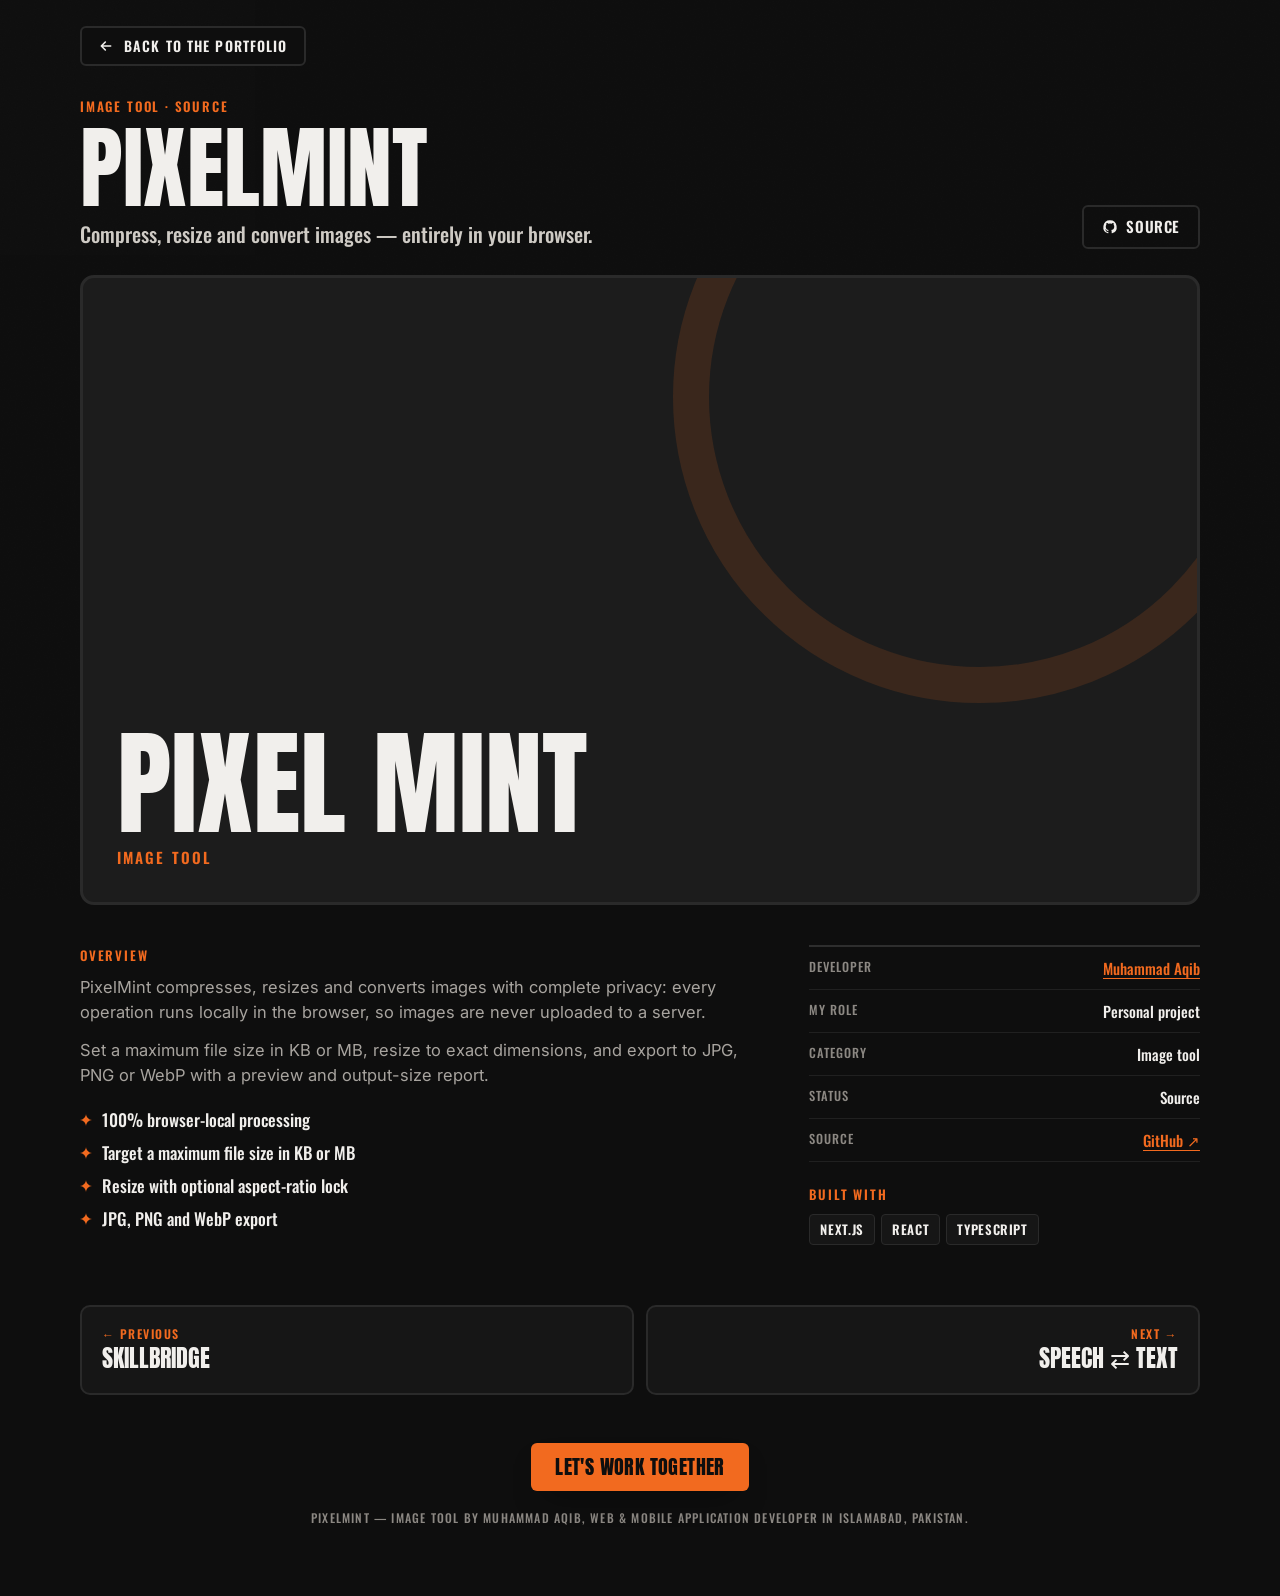
<file: projects/pixelmint.html>
<!DOCTYPE html>
<!-- Generated by scripts/build-seo.mjs from assets/portfolio/projects.js — edit the data, then re-run the build. -->
<html lang="en">
<head>
  <meta charset="UTF-8">
  <meta name="viewport" content="width=device-width, initial-scale=1.0, viewport-fit=cover">
  <title>PixelMint — Image tool by Muhammad Aqib</title>
  <meta name="description" content="Compress, resize and convert images — entirely in your browser. A project by Muhammad Aqib, web &amp; mobile developer in Islamabad.">
  <meta name="author" content="Muhammad Aqib">
  <meta name="robots" content="index, follow, max-image-preview:large">
  <meta name="theme-color" content="#0E0E0E">
  <link rel="canonical" href="https://aqibkhn.space/projects/pixelmint">
  <meta property="og:type" content="article">
  <meta property="og:site_name" content="Muhammad Aqib">
  <meta property="og:locale" content="en_US">
  <meta property="og:title" content="PixelMint — Image tool by Muhammad Aqib">
  <meta property="og:description" content="Compress, resize and convert images — entirely in your browser. A project by Muhammad Aqib, web &amp; mobile developer in Islamabad.">
  <meta property="og:url" content="https://aqibkhn.space/projects/pixelmint">
  <meta property="og:image" content="https://aqibkhn.space/assets/og-image.jpg">
  <meta property="og:image:alt" content="PixelMint — Image tool">
  <meta name="twitter:card" content="summary_large_image">
  <meta name="twitter:title" content="PixelMint — Image tool by Muhammad Aqib">
  <meta name="twitter:description" content="Compress, resize and convert images — entirely in your browser. A project by Muhammad Aqib, web &amp; mobile developer in Islamabad.">
  <meta name="twitter:image" content="https://aqibkhn.space/assets/og-image.jpg">
  <link rel="icon" href="../favicon.svg" type="image/svg+xml">
  <link rel="icon" href="../favicon-32.png" sizes="32x32" type="image/png">
  <link rel="apple-touch-icon" href="../apple-touch-icon.png">
  <link rel="preconnect" href="https://fonts.googleapis.com">
  <link rel="preconnect" href="https://fonts.gstatic.com" crossorigin>
  <link rel="stylesheet" href="https://fonts.googleapis.com/css2?family=Anton&family=Oswald:wght@500;600&family=Inter:wght@400;500;600&display=swap" media="print" onload="this.media='all'">
  <noscript><link rel="stylesheet" href="https://fonts.googleapis.com/css2?family=Anton&family=Oswald:wght@500;600&family=Inter:wght@400;500;600&display=swap"></noscript>
  <link rel="stylesheet" href="../assets/portfolio/portfolio.css">
  <script type="application/ld+json">{"@context":"https://schema.org","@graph":[{"@type":"CreativeWork","@id":"https://aqibkhn.space/projects/pixelmint#work","name":"PixelMint","headline":"PixelMint — Image tool","description":"Compress, resize and convert images — entirely in your browser.","url":"https://aqibkhn.space/projects/pixelmint","image":"https://aqibkhn.space/assets/og-image.jpg","genre":"Image tool","keywords":"Next.js, React, TypeScript","creator":{"@id":"https://aqibkhn.space/#person"},"author":{"@id":"https://aqibkhn.space/#person"},"isBasedOn":["https://github.com/10-aqib/PixelMint"]},{"@type":"BreadcrumbList","itemListElement":[{"@type":"ListItem","position":1,"name":"Muhammad Aqib","item":"https://aqibkhn.space/portfolio"},{"@type":"ListItem","position":2,"name":"Projects","item":"https://aqibkhn.space/portfolio#work"},{"@type":"ListItem","position":3,"name":"PixelMint","item":"https://aqibkhn.space/projects/pixelmint"}]},{"@type":"Person","@id":"https://aqibkhn.space/#person","name":"Muhammad Aqib","url":"https://aqibkhn.space/portfolio"}]}</script>
</head>
<body>
  <svg width="0" height="0" style="position:absolute" aria-hidden="true"><defs>
  <symbol id="star" viewBox="0 0 24 24"><path d="M12 0c.6 6.6 5.4 11.4 12 12-6.6.6-11.4 5.4-12 12-.6-6.6-5.4-11.4-12-12C6.6 11.4 11.4 6.6 12 0z" fill="currentColor"/></symbol>
  <symbol id="arrow" viewBox="0 0 24 24"><path d="M5 12h13m-5-6 6 6-6 6" fill="none" stroke="currentColor" stroke-width="2.4" stroke-linecap="round" stroke-linejoin="round"/></symbol>
  <symbol id="arrow-ne" viewBox="0 0 24 24"><path d="M7 17 17 7M8 7h9v9" fill="none" stroke="currentColor" stroke-width="2.2" stroke-linecap="round" stroke-linejoin="round"/></symbol>
  <symbol id="github" viewBox="0 0 24 24"><path fill="currentColor" d="M12 2a10 10 0 0 0-3.16 19.49c.5.09.68-.22.68-.48v-1.7c-2.78.6-3.37-1.34-3.37-1.34-.45-1.16-1.11-1.47-1.11-1.47-.91-.62.07-.6.07-.6 1 .07 1.53 1.03 1.53 1.03.89 1.53 2.34 1.09 2.91.83.09-.65.35-1.09.63-1.34-2.22-.25-4.55-1.11-4.55-4.94 0-1.09.39-1.98 1.03-2.68-.1-.25-.45-1.27.1-2.65 0 0 .84-.27 2.75 1.02a9.56 9.56 0 0 1 5 0c1.91-1.29 2.75-1.02 2.75-1.02.55 1.38.2 2.4.1 2.65.64.7 1.03 1.59 1.03 2.68 0 3.84-2.34 4.68-4.57 4.93.36.31.68.92.68 1.85v2.74c0 .27.18.58.69.48A10 10 0 0 0 12 2z"/></symbol>
</defs></svg>
  <main class="sheet-inner">
    <a class="sheet-back" href="../portfolio#work"><svg aria-hidden="true" style="transform:scaleX(-1)"><use href="#arrow"/></svg>Back to the portfolio</a>
    <article>
      <div class="p-head">
        <div>
          <p class="kicker">Image tool · Source</p>
          <h1 style="font: 400 clamp(52px, 7vw, 96px)/.95 var(--display); text-transform: uppercase; color: var(--ink);">PixelMint</h1>
          <p class="lede">Compress, resize and convert images — entirely in your browser.</p>
        </div>
        <div class="p-links">
          
          <a class="btn btn-line" href="https://github.com/10-aqib/PixelMint" target="_blank" rel="noopener"><svg aria-hidden="true"><use href="#github"/></svg>Source</a>
        </div>
      </div>
      <div class="p-cover" aria-hidden="true"><b>Pixel Mint</b><span>Image tool</span></div>
      <div class="p-grid">
        <div>
          <h2 class="kicker" style="font-size:13px">Overview</h2>
          <p>PixelMint compresses, resizes and converts images with complete privacy: every operation runs locally in the browser, so images are never uploaded to a server.</p>
          <p>Set a maximum file size in KB or MB, resize to exact dimensions, and export to JPG, PNG or WebP with a preview and output-size report.</p>
          <ul class="p-hl"><li><svg aria-hidden="true"><use href="#star"/></svg>100% browser-local processing</li><li><svg aria-hidden="true"><use href="#star"/></svg>Target a maximum file size in KB or MB</li><li><svg aria-hidden="true"><use href="#star"/></svg>Resize with optional aspect-ratio lock</li><li><svg aria-hidden="true"><use href="#star"/></svg>JPG, PNG and WebP export</li></ul>
        </div>
        <aside class="p-meta">
          <dl>
            <div><dt>Developer</dt><dd><a href="../portfolio">Muhammad Aqib</a></dd></div>
            <div><dt>My role</dt><dd>Personal project</dd></div>
            <div><dt>Category</dt><dd>Image tool</dd></div>
            <div><dt>Status</dt><dd>Source</dd></div>
            
            <div><dt>Source</dt><dd><a href="https://github.com/10-aqib/PixelMint" target="_blank" rel="noopener">GitHub ↗</a></dd></div>
          </dl>
          <div><h2 class="kicker" style="font-size:13px">Built with</h2><ul class="tags"><li>Next.js</li><li>React</li><li>TypeScript</li></ul></div>
        </aside>
      </div>
    </article>
    <nav class="p-pager" aria-label="More projects">
      <a href="skillbridge"><small>← Previous</small><b>SkillBridge</b></a>
      <a href="text-to-speech"><small>Next →</small><b>Speech ⇄ Text</b></a>
    </nav>
    <p style="margin-top:48px; text-align:center"><a class="btn-work btn-work--sm" href="../portfolio#contact">Let's work together</a></p>
    <p class="copy" style="text-align:center">PixelMint — Image tool by Muhammad Aqib, web &amp; mobile application developer in Islamabad, Pakistan.</p>
  </main>
</body>
</html>
</file>
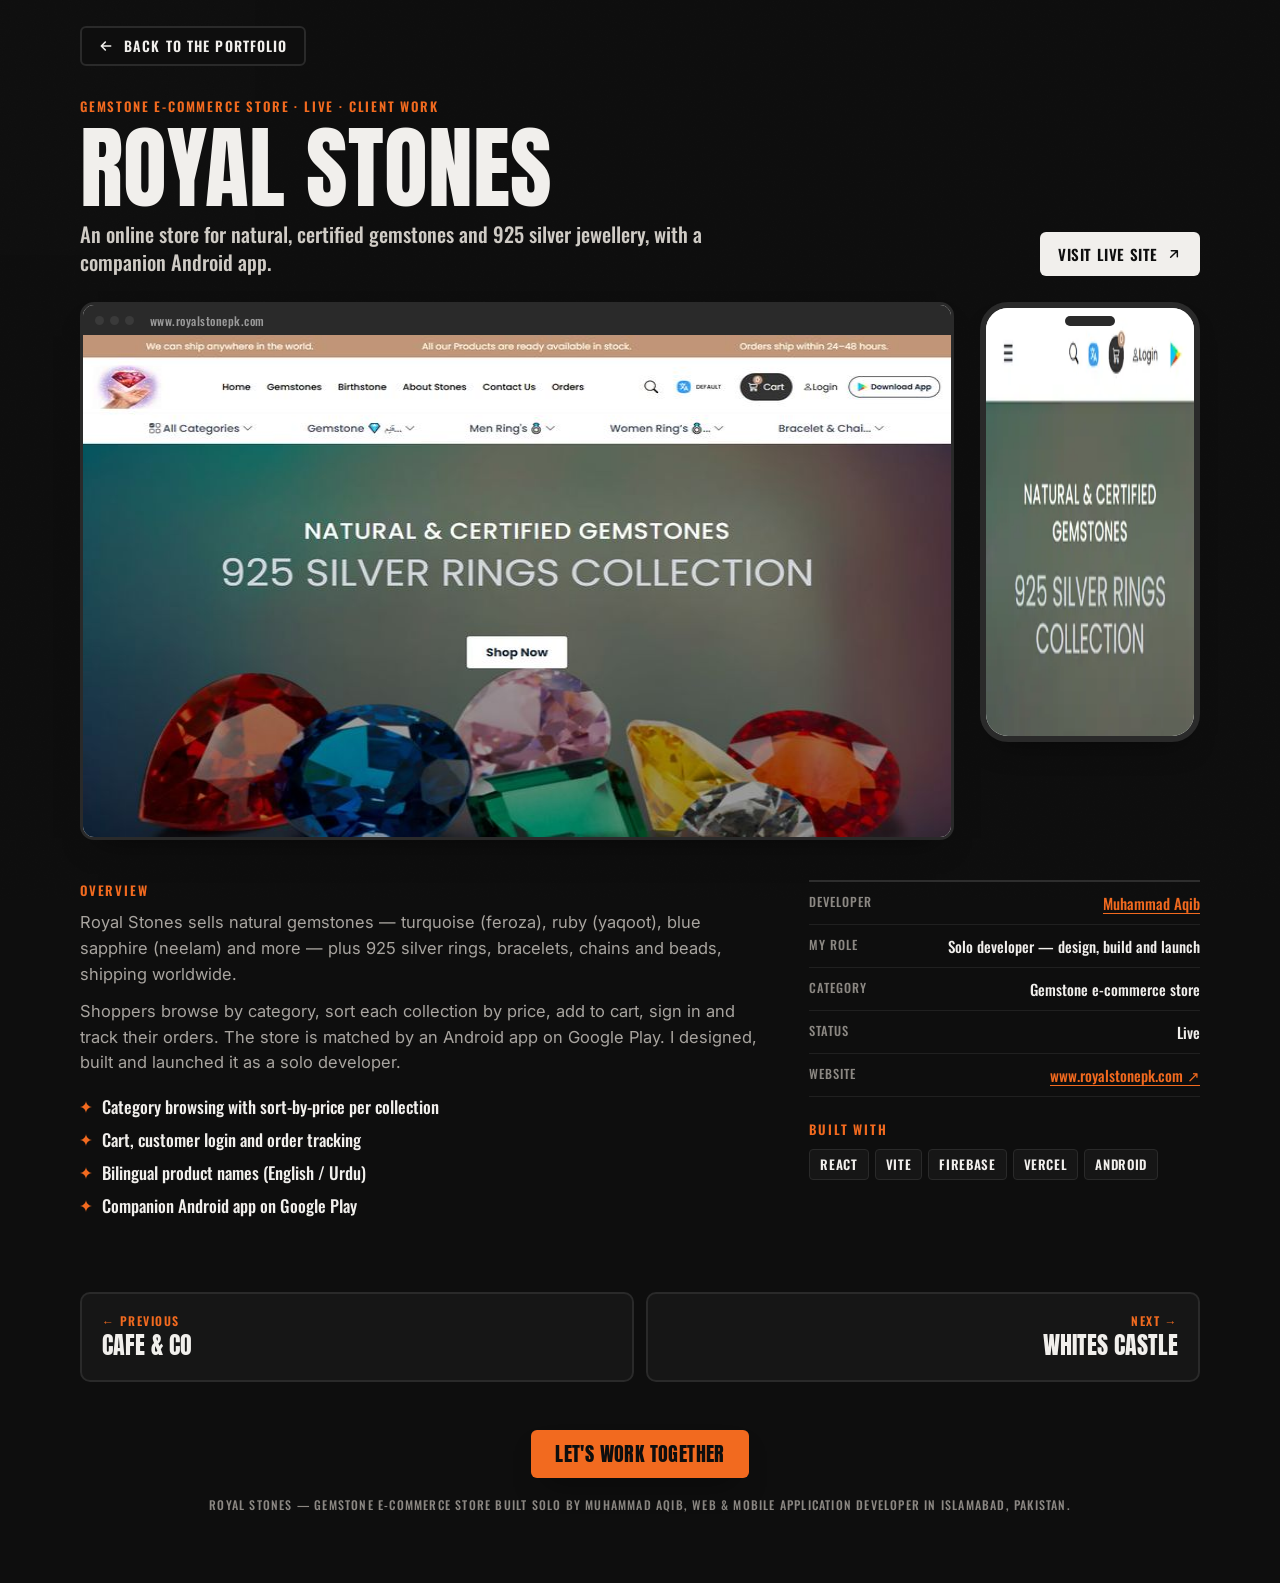
<file: projects/royal-stones.html>
<!DOCTYPE html>
<!-- Generated by scripts/build-seo.mjs from assets/portfolio/projects.js — edit the data, then re-run the build. -->
<html lang="en">
<head>
  <meta charset="UTF-8">
  <meta name="viewport" content="width=device-width, initial-scale=1.0, viewport-fit=cover">
  <title>Royal Stones — Gemstone e-commerce store built by Muhammad Aqib</title>
  <meta name="description" content="An online store for natural, certified gemstones and 925 silver jewellery, with a companion Android app. Designed, built and launched solo by Muhammad Aqib,…">
  <meta name="author" content="Muhammad Aqib">
  <meta name="robots" content="index, follow, max-image-preview:large">
  <meta name="theme-color" content="#0E0E0E">
  <link rel="canonical" href="https://aqibkhn.space/projects/royal-stones">
  <meta property="og:type" content="article">
  <meta property="og:site_name" content="Muhammad Aqib">
  <meta property="og:locale" content="en_US">
  <meta property="og:title" content="Royal Stones — Gemstone e-commerce store built by Muhammad Aqib">
  <meta property="og:description" content="An online store for natural, certified gemstones and 925 silver jewellery, with a companion Android app. Designed, built and launched solo by Muhammad Aqib,…">
  <meta property="og:url" content="https://aqibkhn.space/projects/royal-stones">
  <meta property="og:image" content="https://aqibkhn.space/assets/projects/royal-stones.jpg">
  <meta property="og:image:alt" content="Royal Stones — Gemstone e-commerce store">
  <meta name="twitter:card" content="summary_large_image">
  <meta name="twitter:title" content="Royal Stones — Gemstone e-commerce store built by Muhammad Aqib">
  <meta name="twitter:description" content="An online store for natural, certified gemstones and 925 silver jewellery, with a companion Android app. Designed, built and launched solo by Muhammad Aqib,…">
  <meta name="twitter:image" content="https://aqibkhn.space/assets/projects/royal-stones.jpg">
  <link rel="icon" href="../favicon.svg" type="image/svg+xml">
  <link rel="icon" href="../favicon-32.png" sizes="32x32" type="image/png">
  <link rel="apple-touch-icon" href="../apple-touch-icon.png">
  <link rel="preconnect" href="https://fonts.googleapis.com">
  <link rel="preconnect" href="https://fonts.gstatic.com" crossorigin>
  <link rel="stylesheet" href="https://fonts.googleapis.com/css2?family=Anton&family=Oswald:wght@500;600&family=Inter:wght@400;500;600&display=swap" media="print" onload="this.media='all'">
  <noscript><link rel="stylesheet" href="https://fonts.googleapis.com/css2?family=Anton&family=Oswald:wght@500;600&family=Inter:wght@400;500;600&display=swap"></noscript>
  <link rel="stylesheet" href="../assets/portfolio/portfolio.css">
  <script type="application/ld+json">{"@context":"https://schema.org","@graph":[{"@type":"CreativeWork","@id":"https://aqibkhn.space/projects/royal-stones#work","name":"Royal Stones","headline":"Royal Stones — Gemstone e-commerce store","description":"An online store for natural, certified gemstones and 925 silver jewellery, with a companion Android app.","url":"https://aqibkhn.space/projects/royal-stones","image":"https://aqibkhn.space/assets/projects/royal-stones.jpg","genre":"Gemstone e-commerce store","keywords":"React, Vite, Firebase, Vercel, Android","creator":{"@id":"https://aqibkhn.space/#person"},"author":{"@id":"https://aqibkhn.space/#person"},"sameAs":"https://www.royalstonepk.com"},{"@type":"BreadcrumbList","itemListElement":[{"@type":"ListItem","position":1,"name":"Muhammad Aqib","item":"https://aqibkhn.space/portfolio"},{"@type":"ListItem","position":2,"name":"Client work","item":"https://aqibkhn.space/portfolio#clients"},{"@type":"ListItem","position":3,"name":"Royal Stones","item":"https://aqibkhn.space/projects/royal-stones"}]},{"@type":"Person","@id":"https://aqibkhn.space/#person","name":"Muhammad Aqib","url":"https://aqibkhn.space/portfolio"}]}</script>
</head>
<body>
  <svg width="0" height="0" style="position:absolute" aria-hidden="true"><defs>
  <symbol id="star" viewBox="0 0 24 24"><path d="M12 0c.6 6.6 5.4 11.4 12 12-6.6.6-11.4 5.4-12 12-.6-6.6-5.4-11.4-12-12C6.6 11.4 11.4 6.6 12 0z" fill="currentColor"/></symbol>
  <symbol id="arrow" viewBox="0 0 24 24"><path d="M5 12h13m-5-6 6 6-6 6" fill="none" stroke="currentColor" stroke-width="2.4" stroke-linecap="round" stroke-linejoin="round"/></symbol>
  <symbol id="arrow-ne" viewBox="0 0 24 24"><path d="M7 17 17 7M8 7h9v9" fill="none" stroke="currentColor" stroke-width="2.2" stroke-linecap="round" stroke-linejoin="round"/></symbol>
  <symbol id="github" viewBox="0 0 24 24"><path fill="currentColor" d="M12 2a10 10 0 0 0-3.16 19.49c.5.09.68-.22.68-.48v-1.7c-2.78.6-3.37-1.34-3.37-1.34-.45-1.16-1.11-1.47-1.11-1.47-.91-.62.07-.6.07-.6 1 .07 1.53 1.03 1.53 1.03.89 1.53 2.34 1.09 2.91.83.09-.65.35-1.09.63-1.34-2.22-.25-4.55-1.11-4.55-4.94 0-1.09.39-1.98 1.03-2.68-.1-.25-.45-1.27.1-2.65 0 0 .84-.27 2.75 1.02a9.56 9.56 0 0 1 5 0c1.91-1.29 2.75-1.02 2.75-1.02.55 1.38.2 2.4.1 2.65.64.7 1.03 1.59 1.03 2.68 0 3.84-2.34 4.68-4.57 4.93.36.31.68.92.68 1.85v2.74c0 .27.18.58.69.48A10 10 0 0 0 12 2z"/></symbol>
</defs></svg>
  <main class="sheet-inner">
    <a class="sheet-back" href="../portfolio#clients"><svg aria-hidden="true" style="transform:scaleX(-1)"><use href="#arrow"/></svg>Back to the portfolio</a>
    <article>
      <div class="p-head">
        <div>
          <p class="kicker">Gemstone e-commerce store · Live · Client work</p>
          <h1 style="font: 400 clamp(52px, 7vw, 96px)/.95 var(--display); text-transform: uppercase; color: var(--ink);">Royal Stones</h1>
          <p class="lede">An online store for natural, certified gemstones and 925 silver jewellery, with a companion Android app.</p>
        </div>
        <div class="p-links">
          <a class="btn btn-dark" href="https://www.royalstonepk.com" target="_blank" rel="noopener">Visit live site <svg aria-hidden="true"><use href="#arrow-ne"/></svg></a>
        </div>
      </div>
      <div class="p-media">
        <figure class="p-desktop" style="margin:0"><div class="bar"><i></i><i></i><i></i><span>www.royalstonepk.com</span></div><img src="../assets/projects/royal-stones.jpg" width="800" height="502" alt="Royal Stones website on desktop" fetchpriority="high"></figure>
        <div class="p-mobile"><i class="notch" aria-hidden="true"></i><img src="../assets/projects/mobile-royal-stones.webp" srcset="../assets/projects/mobile-royal-stones-300.webp 300w, ../assets/projects/mobile-royal-stones.webp 480w" sizes="220px" width="480" height="3200" alt="Royal Stones on a phone" loading="lazy" decoding="async"></div>
      </div>
      <div class="p-grid">
        <div>
          <h2 class="kicker" style="font-size:13px">Overview</h2>
          <p>Royal Stones sells natural gemstones — turquoise (feroza), ruby (yaqoot), blue sapphire (neelam) and more — plus 925 silver rings, bracelets, chains and beads, shipping worldwide.</p>
          <p>Shoppers browse by category, sort each collection by price, add to cart, sign in and track their orders. The store is matched by an Android app on Google Play. I designed, built and launched it as a solo developer.</p>
          <ul class="p-hl"><li><svg aria-hidden="true"><use href="#star"/></svg>Category browsing with sort-by-price per collection</li><li><svg aria-hidden="true"><use href="#star"/></svg>Cart, customer login and order tracking</li><li><svg aria-hidden="true"><use href="#star"/></svg>Bilingual product names (English / Urdu)</li><li><svg aria-hidden="true"><use href="#star"/></svg>Companion Android app on Google Play</li></ul>
        </div>
        <aside class="p-meta">
          <dl>
            <div><dt>Developer</dt><dd><a href="../portfolio">Muhammad Aqib</a></dd></div>
            <div><dt>My role</dt><dd>Solo developer — design, build and launch</dd></div>
            <div><dt>Category</dt><dd>Gemstone e-commerce store</dd></div>
            <div><dt>Status</dt><dd>Live</dd></div>
            <div><dt>Website</dt><dd><a href="https://www.royalstonepk.com" target="_blank" rel="noopener">www.royalstonepk.com ↗</a></dd></div>
            
          </dl>
          <div><h2 class="kicker" style="font-size:13px">Built with</h2><ul class="tags"><li>React</li><li>Vite</li><li>Firebase</li><li>Vercel</li><li>Android</li></ul></div>
        </aside>
      </div>
    </article>
    <nav class="p-pager" aria-label="More projects">
      <a href="cafe-and-co"><small>← Previous</small><b>Cafe &amp; Co</b></a>
      <a href="whites-castle"><small>Next →</small><b>Whites Castle</b></a>
    </nav>
    <p style="margin-top:48px; text-align:center"><a class="btn-work btn-work--sm" href="../portfolio#contact">Let's work together</a></p>
    <p class="copy" style="text-align:center">Royal Stones — Gemstone e-commerce store built solo by Muhammad Aqib, web &amp; mobile application developer in Islamabad, Pakistan.</p>
  </main>
</body>
</html>
</file>
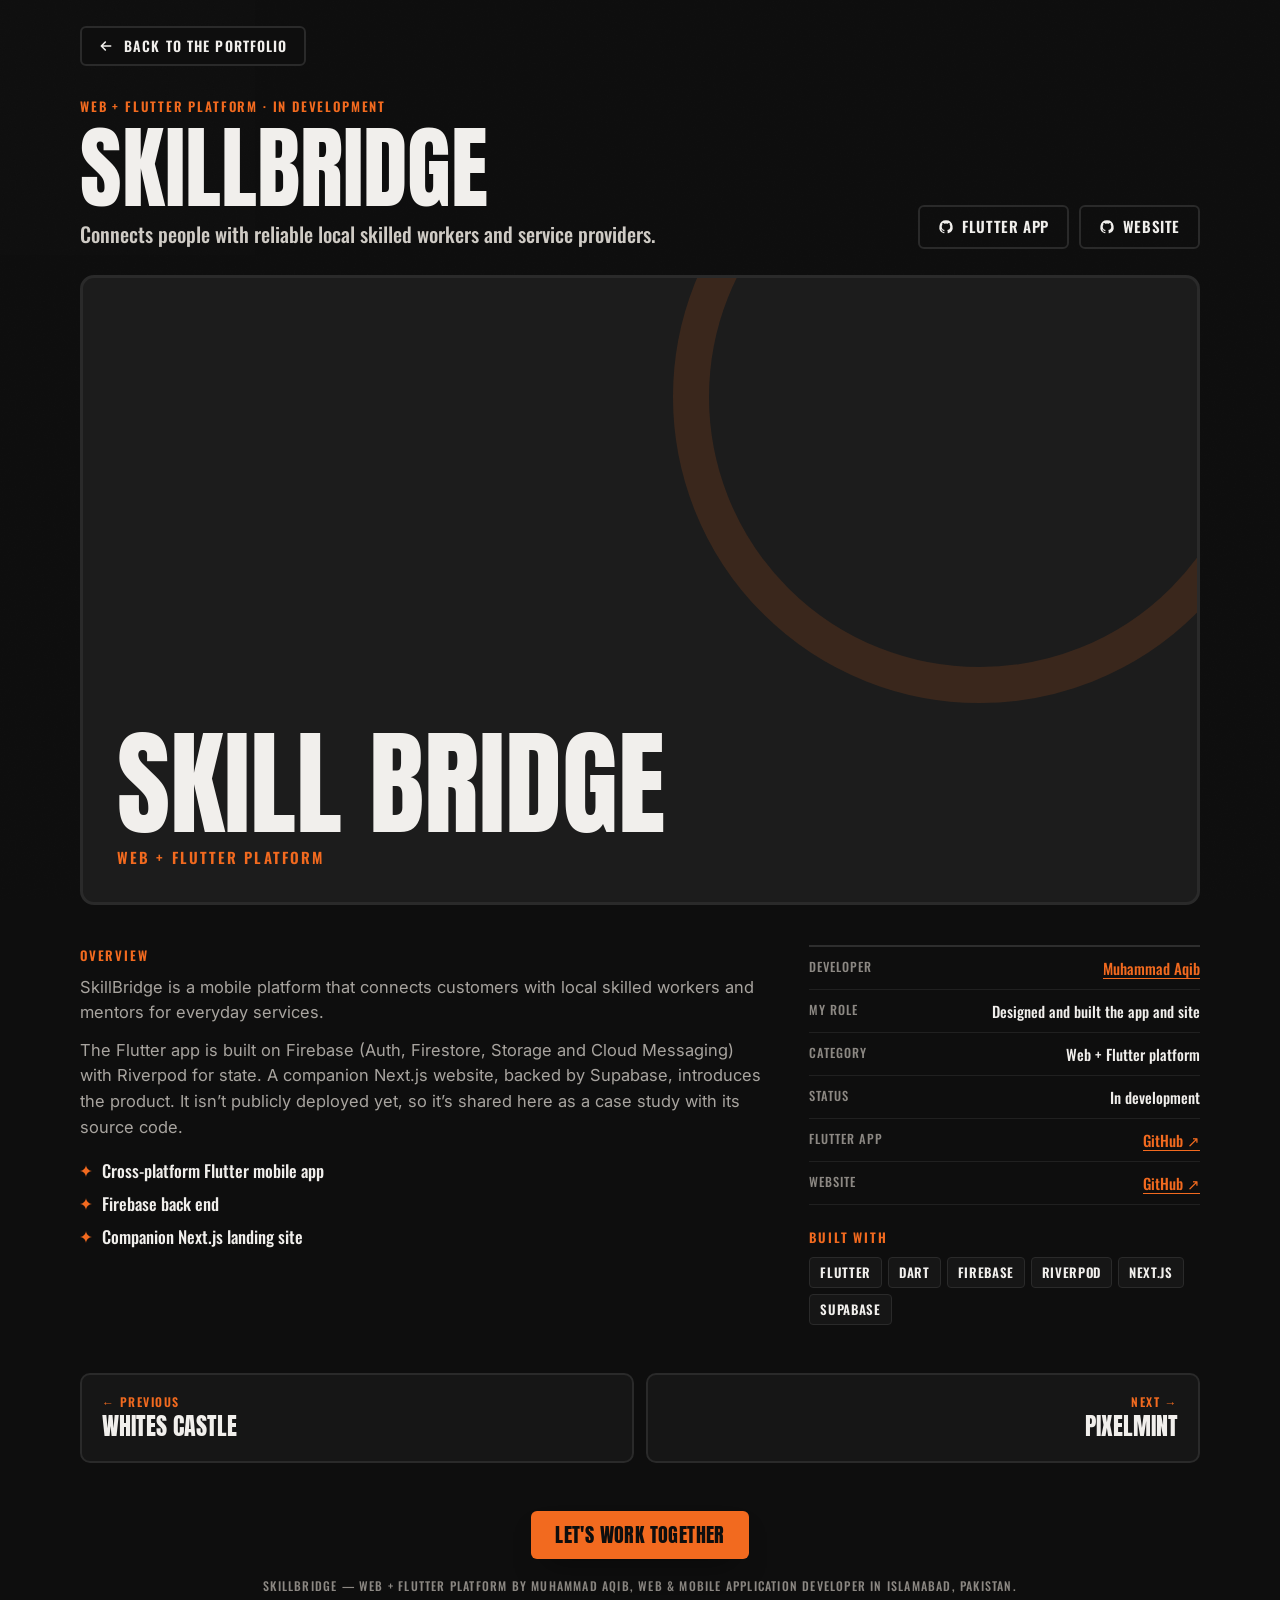
<file: projects/skillbridge.html>
<!DOCTYPE html>
<!-- Generated by scripts/build-seo.mjs from assets/portfolio/projects.js — edit the data, then re-run the build. -->
<html lang="en">
<head>
  <meta charset="UTF-8">
  <meta name="viewport" content="width=device-width, initial-scale=1.0, viewport-fit=cover">
  <title>SkillBridge — Web + Flutter platform by Muhammad Aqib</title>
  <meta name="description" content="Connects people with reliable local skilled workers and service providers. A project by Muhammad Aqib, web &amp; mobile developer in Islamabad.">
  <meta name="author" content="Muhammad Aqib">
  <meta name="robots" content="index, follow, max-image-preview:large">
  <meta name="theme-color" content="#0E0E0E">
  <link rel="canonical" href="https://aqibkhn.space/projects/skillbridge">
  <meta property="og:type" content="article">
  <meta property="og:site_name" content="Muhammad Aqib">
  <meta property="og:locale" content="en_US">
  <meta property="og:title" content="SkillBridge — Web + Flutter platform by Muhammad Aqib">
  <meta property="og:description" content="Connects people with reliable local skilled workers and service providers. A project by Muhammad Aqib, web &amp; mobile developer in Islamabad.">
  <meta property="og:url" content="https://aqibkhn.space/projects/skillbridge">
  <meta property="og:image" content="https://aqibkhn.space/assets/og-image.jpg">
  <meta property="og:image:alt" content="SkillBridge — Web + Flutter platform">
  <meta name="twitter:card" content="summary_large_image">
  <meta name="twitter:title" content="SkillBridge — Web + Flutter platform by Muhammad Aqib">
  <meta name="twitter:description" content="Connects people with reliable local skilled workers and service providers. A project by Muhammad Aqib, web &amp; mobile developer in Islamabad.">
  <meta name="twitter:image" content="https://aqibkhn.space/assets/og-image.jpg">
  <link rel="icon" href="../favicon.svg" type="image/svg+xml">
  <link rel="icon" href="../favicon-32.png" sizes="32x32" type="image/png">
  <link rel="apple-touch-icon" href="../apple-touch-icon.png">
  <link rel="preconnect" href="https://fonts.googleapis.com">
  <link rel="preconnect" href="https://fonts.gstatic.com" crossorigin>
  <link rel="stylesheet" href="https://fonts.googleapis.com/css2?family=Anton&family=Oswald:wght@500;600&family=Inter:wght@400;500;600&display=swap" media="print" onload="this.media='all'">
  <noscript><link rel="stylesheet" href="https://fonts.googleapis.com/css2?family=Anton&family=Oswald:wght@500;600&family=Inter:wght@400;500;600&display=swap"></noscript>
  <link rel="stylesheet" href="../assets/portfolio/portfolio.css">
  <script type="application/ld+json">{"@context":"https://schema.org","@graph":[{"@type":"CreativeWork","@id":"https://aqibkhn.space/projects/skillbridge#work","name":"SkillBridge","headline":"SkillBridge — Web + Flutter platform","description":"Connects people with reliable local skilled workers and service providers.","url":"https://aqibkhn.space/projects/skillbridge","image":"https://aqibkhn.space/assets/og-image.jpg","genre":"Web + Flutter platform","keywords":"Flutter, Dart, Firebase, Riverpod, Next.js, Supabase","creator":{"@id":"https://aqibkhn.space/#person"},"author":{"@id":"https://aqibkhn.space/#person"},"isBasedOn":["https://github.com/10-aqib/SkillBridge-","https://github.com/10-aqib/skillBridge-Website"]},{"@type":"BreadcrumbList","itemListElement":[{"@type":"ListItem","position":1,"name":"Muhammad Aqib","item":"https://aqibkhn.space/portfolio"},{"@type":"ListItem","position":2,"name":"Projects","item":"https://aqibkhn.space/portfolio#work"},{"@type":"ListItem","position":3,"name":"SkillBridge","item":"https://aqibkhn.space/projects/skillbridge"}]},{"@type":"Person","@id":"https://aqibkhn.space/#person","name":"Muhammad Aqib","url":"https://aqibkhn.space/portfolio"}]}</script>
</head>
<body>
  <svg width="0" height="0" style="position:absolute" aria-hidden="true"><defs>
  <symbol id="star" viewBox="0 0 24 24"><path d="M12 0c.6 6.6 5.4 11.4 12 12-6.6.6-11.4 5.4-12 12-.6-6.6-5.4-11.4-12-12C6.6 11.4 11.4 6.6 12 0z" fill="currentColor"/></symbol>
  <symbol id="arrow" viewBox="0 0 24 24"><path d="M5 12h13m-5-6 6 6-6 6" fill="none" stroke="currentColor" stroke-width="2.4" stroke-linecap="round" stroke-linejoin="round"/></symbol>
  <symbol id="arrow-ne" viewBox="0 0 24 24"><path d="M7 17 17 7M8 7h9v9" fill="none" stroke="currentColor" stroke-width="2.2" stroke-linecap="round" stroke-linejoin="round"/></symbol>
  <symbol id="github" viewBox="0 0 24 24"><path fill="currentColor" d="M12 2a10 10 0 0 0-3.16 19.49c.5.09.68-.22.68-.48v-1.7c-2.78.6-3.37-1.34-3.37-1.34-.45-1.16-1.11-1.47-1.11-1.47-.91-.62.07-.6.07-.6 1 .07 1.53 1.03 1.53 1.03.89 1.53 2.34 1.09 2.91.83.09-.65.35-1.09.63-1.34-2.22-.25-4.55-1.11-4.55-4.94 0-1.09.39-1.98 1.03-2.68-.1-.25-.45-1.27.1-2.65 0 0 .84-.27 2.75 1.02a9.56 9.56 0 0 1 5 0c1.91-1.29 2.75-1.02 2.75-1.02.55 1.38.2 2.4.1 2.65.64.7 1.03 1.59 1.03 2.68 0 3.84-2.34 4.68-4.57 4.93.36.31.68.92.68 1.85v2.74c0 .27.18.58.69.48A10 10 0 0 0 12 2z"/></symbol>
</defs></svg>
  <main class="sheet-inner">
    <a class="sheet-back" href="../portfolio#work"><svg aria-hidden="true" style="transform:scaleX(-1)"><use href="#arrow"/></svg>Back to the portfolio</a>
    <article>
      <div class="p-head">
        <div>
          <p class="kicker">Web + Flutter platform · In development</p>
          <h1 style="font: 400 clamp(52px, 7vw, 96px)/.95 var(--display); text-transform: uppercase; color: var(--ink);">SkillBridge</h1>
          <p class="lede">Connects people with reliable local skilled workers and service providers.</p>
        </div>
        <div class="p-links">
          
          <a class="btn btn-line" href="https://github.com/10-aqib/SkillBridge-" target="_blank" rel="noopener"><svg aria-hidden="true"><use href="#github"/></svg>Flutter app</a>
          <a class="btn btn-line" href="https://github.com/10-aqib/skillBridge-Website" target="_blank" rel="noopener"><svg aria-hidden="true"><use href="#github"/></svg>Website</a>
        </div>
      </div>
      <div class="p-cover" aria-hidden="true"><b>Skill Bridge</b><span>Web + Flutter platform</span></div>
      <div class="p-grid">
        <div>
          <h2 class="kicker" style="font-size:13px">Overview</h2>
          <p>SkillBridge is a mobile platform that connects customers with local skilled workers and mentors for everyday services.</p>
          <p>The Flutter app is built on Firebase (Auth, Firestore, Storage and Cloud Messaging) with Riverpod for state. A companion Next.js website, backed by Supabase, introduces the product. It isn’t publicly deployed yet, so it’s shared here as a case study with its source code.</p>
          <ul class="p-hl"><li><svg aria-hidden="true"><use href="#star"/></svg>Cross-platform Flutter mobile app</li><li><svg aria-hidden="true"><use href="#star"/></svg>Firebase back end</li><li><svg aria-hidden="true"><use href="#star"/></svg>Companion Next.js landing site</li></ul>
        </div>
        <aside class="p-meta">
          <dl>
            <div><dt>Developer</dt><dd><a href="../portfolio">Muhammad Aqib</a></dd></div>
            <div><dt>My role</dt><dd>Designed and built the app and site</dd></div>
            <div><dt>Category</dt><dd>Web + Flutter platform</dd></div>
            <div><dt>Status</dt><dd>In development</dd></div>
            
            <div><dt>Flutter app</dt><dd><a href="https://github.com/10-aqib/SkillBridge-" target="_blank" rel="noopener">GitHub ↗</a></dd></div>
            <div><dt>Website</dt><dd><a href="https://github.com/10-aqib/skillBridge-Website" target="_blank" rel="noopener">GitHub ↗</a></dd></div>
          </dl>
          <div><h2 class="kicker" style="font-size:13px">Built with</h2><ul class="tags"><li>Flutter</li><li>Dart</li><li>Firebase</li><li>Riverpod</li><li>Next.js</li><li>Supabase</li></ul></div>
        </aside>
      </div>
    </article>
    <nav class="p-pager" aria-label="More projects">
      <a href="whites-castle"><small>← Previous</small><b>Whites Castle</b></a>
      <a href="pixelmint"><small>Next →</small><b>PixelMint</b></a>
    </nav>
    <p style="margin-top:48px; text-align:center"><a class="btn-work btn-work--sm" href="../portfolio#contact">Let's work together</a></p>
    <p class="copy" style="text-align:center">SkillBridge — Web + Flutter platform by Muhammad Aqib, web &amp; mobile application developer in Islamabad, Pakistan.</p>
  </main>
</body>
</html>
</file>
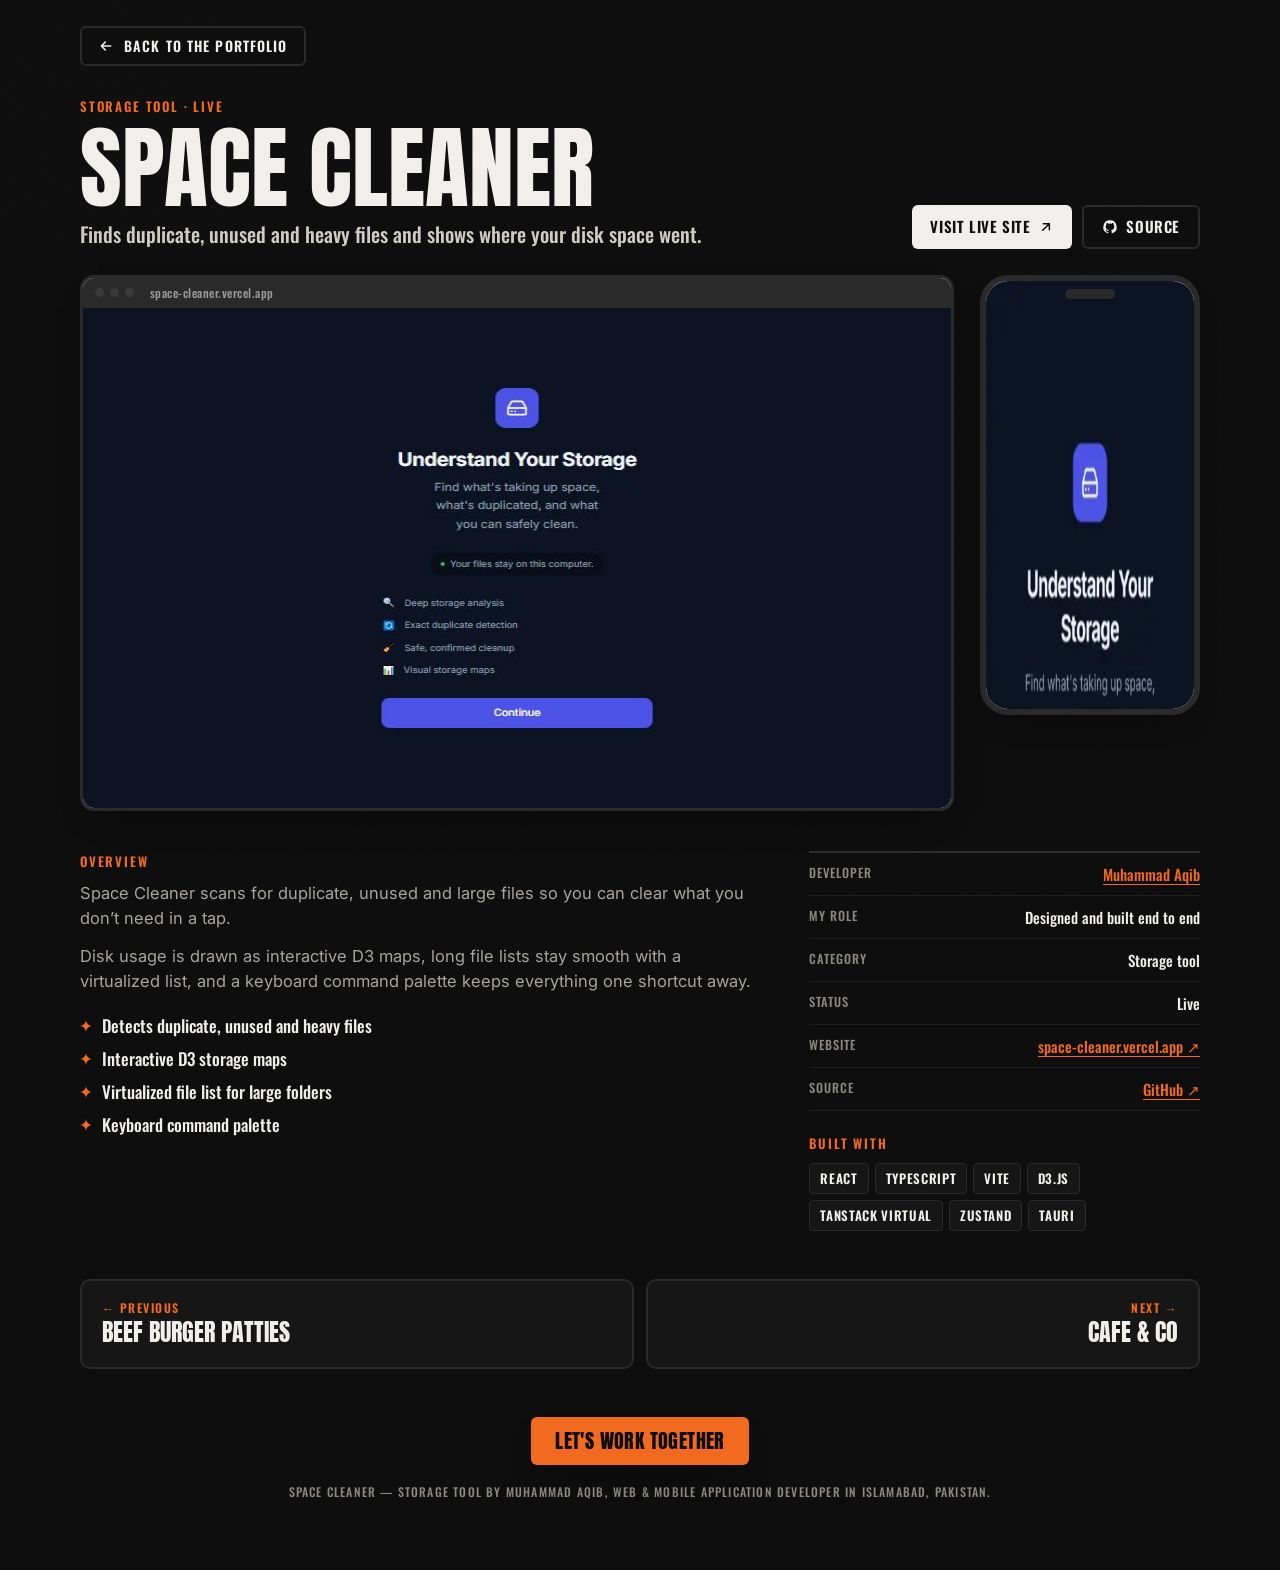
<file: projects/space-cleaner.html>
<!DOCTYPE html>
<!-- Generated by scripts/build-seo.mjs from assets/portfolio/projects.js — edit the data, then re-run the build. -->
<html lang="en">
<head>
  <meta charset="UTF-8">
  <meta name="viewport" content="width=device-width, initial-scale=1.0, viewport-fit=cover">
  <title>Space Cleaner — Storage tool by Muhammad Aqib</title>
  <meta name="description" content="Finds duplicate, unused and heavy files and shows where your disk space went. A project by Muhammad Aqib, web &amp; mobile developer in Islamabad.">
  <meta name="author" content="Muhammad Aqib">
  <meta name="robots" content="index, follow, max-image-preview:large">
  <meta name="theme-color" content="#0E0E0E">
  <link rel="canonical" href="https://aqibkhn.space/projects/space-cleaner">
  <meta property="og:type" content="article">
  <meta property="og:site_name" content="Muhammad Aqib">
  <meta property="og:locale" content="en_US">
  <meta property="og:title" content="Space Cleaner — Storage tool by Muhammad Aqib">
  <meta property="og:description" content="Finds duplicate, unused and heavy files and shows where your disk space went. A project by Muhammad Aqib, web &amp; mobile developer in Islamabad.">
  <meta property="og:url" content="https://aqibkhn.space/projects/space-cleaner">
  <meta property="og:image" content="https://aqibkhn.space/assets/projects/space-cleaner.jpg">
  <meta property="og:image:alt" content="Space Cleaner — Storage tool">
  <meta name="twitter:card" content="summary_large_image">
  <meta name="twitter:title" content="Space Cleaner — Storage tool by Muhammad Aqib">
  <meta name="twitter:description" content="Finds duplicate, unused and heavy files and shows where your disk space went. A project by Muhammad Aqib, web &amp; mobile developer in Islamabad.">
  <meta name="twitter:image" content="https://aqibkhn.space/assets/projects/space-cleaner.jpg">
  <link rel="icon" href="../favicon.svg" type="image/svg+xml">
  <link rel="icon" href="../favicon-32.png" sizes="32x32" type="image/png">
  <link rel="apple-touch-icon" href="../apple-touch-icon.png">
  <link rel="preconnect" href="https://fonts.googleapis.com">
  <link rel="preconnect" href="https://fonts.gstatic.com" crossorigin>
  <link rel="stylesheet" href="https://fonts.googleapis.com/css2?family=Anton&family=Oswald:wght@500;600&family=Inter:wght@400;500;600&display=swap" media="print" onload="this.media='all'">
  <noscript><link rel="stylesheet" href="https://fonts.googleapis.com/css2?family=Anton&family=Oswald:wght@500;600&family=Inter:wght@400;500;600&display=swap"></noscript>
  <link rel="stylesheet" href="../assets/portfolio/portfolio.css">
  <script type="application/ld+json">{"@context":"https://schema.org","@graph":[{"@type":"CreativeWork","@id":"https://aqibkhn.space/projects/space-cleaner#work","name":"Space Cleaner","headline":"Space Cleaner — Storage tool","description":"Finds duplicate, unused and heavy files and shows where your disk space went.","url":"https://aqibkhn.space/projects/space-cleaner","image":"https://aqibkhn.space/assets/projects/space-cleaner.jpg","genre":"Storage tool","keywords":"React, TypeScript, Vite, D3.js, TanStack Virtual, Zustand, Tauri","creator":{"@id":"https://aqibkhn.space/#person"},"author":{"@id":"https://aqibkhn.space/#person"},"sameAs":"https://space-cleaner.vercel.app","isBasedOn":["https://github.com/10-aqib/Cleaner"]},{"@type":"BreadcrumbList","itemListElement":[{"@type":"ListItem","position":1,"name":"Muhammad Aqib","item":"https://aqibkhn.space/portfolio"},{"@type":"ListItem","position":2,"name":"Projects","item":"https://aqibkhn.space/portfolio#work"},{"@type":"ListItem","position":3,"name":"Space Cleaner","item":"https://aqibkhn.space/projects/space-cleaner"}]},{"@type":"Person","@id":"https://aqibkhn.space/#person","name":"Muhammad Aqib","url":"https://aqibkhn.space/portfolio"}]}</script>
</head>
<body>
  <svg width="0" height="0" style="position:absolute" aria-hidden="true"><defs>
  <symbol id="star" viewBox="0 0 24 24"><path d="M12 0c.6 6.6 5.4 11.4 12 12-6.6.6-11.4 5.4-12 12-.6-6.6-5.4-11.4-12-12C6.6 11.4 11.4 6.6 12 0z" fill="currentColor"/></symbol>
  <symbol id="arrow" viewBox="0 0 24 24"><path d="M5 12h13m-5-6 6 6-6 6" fill="none" stroke="currentColor" stroke-width="2.4" stroke-linecap="round" stroke-linejoin="round"/></symbol>
  <symbol id="arrow-ne" viewBox="0 0 24 24"><path d="M7 17 17 7M8 7h9v9" fill="none" stroke="currentColor" stroke-width="2.2" stroke-linecap="round" stroke-linejoin="round"/></symbol>
  <symbol id="github" viewBox="0 0 24 24"><path fill="currentColor" d="M12 2a10 10 0 0 0-3.16 19.49c.5.09.68-.22.68-.48v-1.7c-2.78.6-3.37-1.34-3.37-1.34-.45-1.16-1.11-1.47-1.11-1.47-.91-.62.07-.6.07-.6 1 .07 1.53 1.03 1.53 1.03.89 1.53 2.34 1.09 2.91.83.09-.65.35-1.09.63-1.34-2.22-.25-4.55-1.11-4.55-4.94 0-1.09.39-1.98 1.03-2.68-.1-.25-.45-1.27.1-2.65 0 0 .84-.27 2.75 1.02a9.56 9.56 0 0 1 5 0c1.91-1.29 2.75-1.02 2.75-1.02.55 1.38.2 2.4.1 2.65.64.7 1.03 1.59 1.03 2.68 0 3.84-2.34 4.68-4.57 4.93.36.31.68.92.68 1.85v2.74c0 .27.18.58.69.48A10 10 0 0 0 12 2z"/></symbol>
</defs></svg>
  <main class="sheet-inner">
    <a class="sheet-back" href="../portfolio#work"><svg aria-hidden="true" style="transform:scaleX(-1)"><use href="#arrow"/></svg>Back to the portfolio</a>
    <article>
      <div class="p-head">
        <div>
          <p class="kicker">Storage tool · Live</p>
          <h1 style="font: 400 clamp(52px, 7vw, 96px)/.95 var(--display); text-transform: uppercase; color: var(--ink);">Space Cleaner</h1>
          <p class="lede">Finds duplicate, unused and heavy files and shows where your disk space went.</p>
        </div>
        <div class="p-links">
          <a class="btn btn-dark" href="https://space-cleaner.vercel.app" target="_blank" rel="noopener">Visit live site <svg aria-hidden="true"><use href="#arrow-ne"/></svg></a>
          <a class="btn btn-line" href="https://github.com/10-aqib/Cleaner" target="_blank" rel="noopener"><svg aria-hidden="true"><use href="#github"/></svg>Source</a>
        </div>
      </div>
      <div class="p-media">
        <figure class="p-desktop" style="margin:0"><div class="bar"><i></i><i></i><i></i><span>space-cleaner.vercel.app</span></div><img src="../assets/projects/space-cleaner.jpg" width="800" height="500" alt="Space Cleaner website on desktop" fetchpriority="high"></figure>
        <div class="p-mobile"><i class="notch" aria-hidden="true"></i><img src="../assets/projects/mobile-space-cleaner.webp" srcset="../assets/projects/mobile-space-cleaner-300.webp 300w, ../assets/projects/mobile-space-cleaner.webp 480w" sizes="220px" width="480" height="1038" alt="Space Cleaner on a phone" loading="lazy" decoding="async"></div>
      </div>
      <div class="p-grid">
        <div>
          <h2 class="kicker" style="font-size:13px">Overview</h2>
          <p>Space Cleaner scans for duplicate, unused and large files so you can clear what you don’t need in a tap.</p>
          <p>Disk usage is drawn as interactive D3 maps, long file lists stay smooth with a virtualized list, and a keyboard command palette keeps everything one shortcut away.</p>
          <ul class="p-hl"><li><svg aria-hidden="true"><use href="#star"/></svg>Detects duplicate, unused and heavy files</li><li><svg aria-hidden="true"><use href="#star"/></svg>Interactive D3 storage maps</li><li><svg aria-hidden="true"><use href="#star"/></svg>Virtualized file list for large folders</li><li><svg aria-hidden="true"><use href="#star"/></svg>Keyboard command palette</li></ul>
        </div>
        <aside class="p-meta">
          <dl>
            <div><dt>Developer</dt><dd><a href="../portfolio">Muhammad Aqib</a></dd></div>
            <div><dt>My role</dt><dd>Designed and built end to end</dd></div>
            <div><dt>Category</dt><dd>Storage tool</dd></div>
            <div><dt>Status</dt><dd>Live</dd></div>
            <div><dt>Website</dt><dd><a href="https://space-cleaner.vercel.app" target="_blank" rel="noopener">space-cleaner.vercel.app ↗</a></dd></div>
            <div><dt>Source</dt><dd><a href="https://github.com/10-aqib/Cleaner" target="_blank" rel="noopener">GitHub ↗</a></dd></div>
          </dl>
          <div><h2 class="kicker" style="font-size:13px">Built with</h2><ul class="tags"><li>React</li><li>TypeScript</li><li>Vite</li><li>D3.js</li><li>TanStack Virtual</li><li>Zustand</li><li>Tauri</li></ul></div>
        </aside>
      </div>
    </article>
    <nav class="p-pager" aria-label="More projects">
      <a href="beef-burger-patties"><small>← Previous</small><b>Beef Burger Patties</b></a>
      <a href="cafe-and-co"><small>Next →</small><b>Cafe &amp; Co</b></a>
    </nav>
    <p style="margin-top:48px; text-align:center"><a class="btn-work btn-work--sm" href="../portfolio#contact">Let's work together</a></p>
    <p class="copy" style="text-align:center">Space Cleaner — Storage tool by Muhammad Aqib, web &amp; mobile application developer in Islamabad, Pakistan.</p>
  </main>
</body>
</html>
</file>
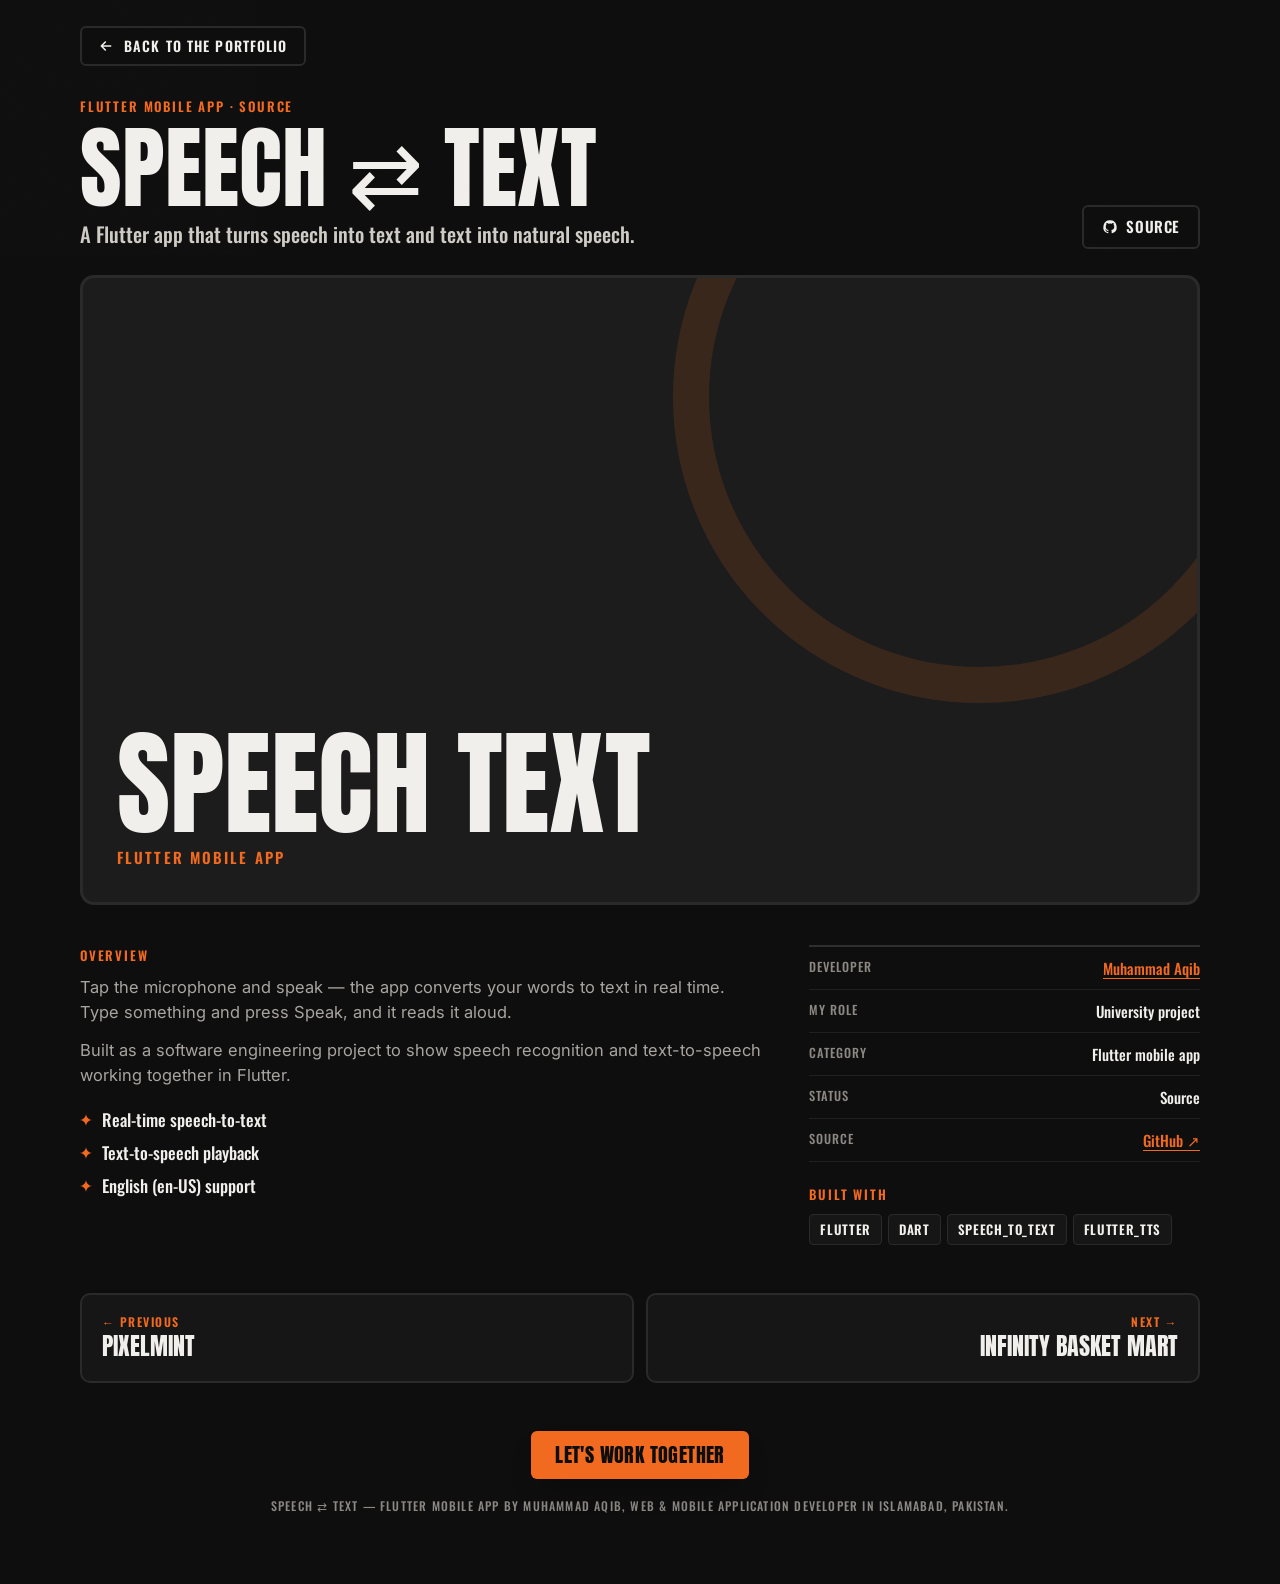
<file: projects/text-to-speech.html>
<!DOCTYPE html>
<!-- Generated by scripts/build-seo.mjs from assets/portfolio/projects.js — edit the data, then re-run the build. -->
<html lang="en">
<head>
  <meta charset="UTF-8">
  <meta name="viewport" content="width=device-width, initial-scale=1.0, viewport-fit=cover">
  <title>Speech ⇄ Text — Flutter mobile app by Muhammad Aqib</title>
  <meta name="description" content="A Flutter app that turns speech into text and text into natural speech. A project by Muhammad Aqib, web &amp; mobile developer in Islamabad.">
  <meta name="author" content="Muhammad Aqib">
  <meta name="robots" content="index, follow, max-image-preview:large">
  <meta name="theme-color" content="#0E0E0E">
  <link rel="canonical" href="https://aqibkhn.space/projects/text-to-speech">
  <meta property="og:type" content="article">
  <meta property="og:site_name" content="Muhammad Aqib">
  <meta property="og:locale" content="en_US">
  <meta property="og:title" content="Speech ⇄ Text — Flutter mobile app by Muhammad Aqib">
  <meta property="og:description" content="A Flutter app that turns speech into text and text into natural speech. A project by Muhammad Aqib, web &amp; mobile developer in Islamabad.">
  <meta property="og:url" content="https://aqibkhn.space/projects/text-to-speech">
  <meta property="og:image" content="https://aqibkhn.space/assets/og-image.jpg">
  <meta property="og:image:alt" content="Speech ⇄ Text — Flutter mobile app">
  <meta name="twitter:card" content="summary_large_image">
  <meta name="twitter:title" content="Speech ⇄ Text — Flutter mobile app by Muhammad Aqib">
  <meta name="twitter:description" content="A Flutter app that turns speech into text and text into natural speech. A project by Muhammad Aqib, web &amp; mobile developer in Islamabad.">
  <meta name="twitter:image" content="https://aqibkhn.space/assets/og-image.jpg">
  <link rel="icon" href="../favicon.svg" type="image/svg+xml">
  <link rel="icon" href="../favicon-32.png" sizes="32x32" type="image/png">
  <link rel="apple-touch-icon" href="../apple-touch-icon.png">
  <link rel="preconnect" href="https://fonts.googleapis.com">
  <link rel="preconnect" href="https://fonts.gstatic.com" crossorigin>
  <link rel="stylesheet" href="https://fonts.googleapis.com/css2?family=Anton&family=Oswald:wght@500;600&family=Inter:wght@400;500;600&display=swap" media="print" onload="this.media='all'">
  <noscript><link rel="stylesheet" href="https://fonts.googleapis.com/css2?family=Anton&family=Oswald:wght@500;600&family=Inter:wght@400;500;600&display=swap"></noscript>
  <link rel="stylesheet" href="../assets/portfolio/portfolio.css">
  <script type="application/ld+json">{"@context":"https://schema.org","@graph":[{"@type":"CreativeWork","@id":"https://aqibkhn.space/projects/text-to-speech#work","name":"Speech ⇄ Text","headline":"Speech ⇄ Text — Flutter mobile app","description":"A Flutter app that turns speech into text and text into natural speech.","url":"https://aqibkhn.space/projects/text-to-speech","image":"https://aqibkhn.space/assets/og-image.jpg","genre":"Flutter mobile app","keywords":"Flutter, Dart, speech_to_text, flutter_tts","creator":{"@id":"https://aqibkhn.space/#person"},"author":{"@id":"https://aqibkhn.space/#person"},"isBasedOn":["https://github.com/10-aqib/TEXT-TO-SPEECH-"]},{"@type":"BreadcrumbList","itemListElement":[{"@type":"ListItem","position":1,"name":"Muhammad Aqib","item":"https://aqibkhn.space/portfolio"},{"@type":"ListItem","position":2,"name":"Projects","item":"https://aqibkhn.space/portfolio#work"},{"@type":"ListItem","position":3,"name":"Speech ⇄ Text","item":"https://aqibkhn.space/projects/text-to-speech"}]},{"@type":"Person","@id":"https://aqibkhn.space/#person","name":"Muhammad Aqib","url":"https://aqibkhn.space/portfolio"}]}</script>
</head>
<body>
  <svg width="0" height="0" style="position:absolute" aria-hidden="true"><defs>
  <symbol id="star" viewBox="0 0 24 24"><path d="M12 0c.6 6.6 5.4 11.4 12 12-6.6.6-11.4 5.4-12 12-.6-6.6-5.4-11.4-12-12C6.6 11.4 11.4 6.6 12 0z" fill="currentColor"/></symbol>
  <symbol id="arrow" viewBox="0 0 24 24"><path d="M5 12h13m-5-6 6 6-6 6" fill="none" stroke="currentColor" stroke-width="2.4" stroke-linecap="round" stroke-linejoin="round"/></symbol>
  <symbol id="arrow-ne" viewBox="0 0 24 24"><path d="M7 17 17 7M8 7h9v9" fill="none" stroke="currentColor" stroke-width="2.2" stroke-linecap="round" stroke-linejoin="round"/></symbol>
  <symbol id="github" viewBox="0 0 24 24"><path fill="currentColor" d="M12 2a10 10 0 0 0-3.16 19.49c.5.09.68-.22.68-.48v-1.7c-2.78.6-3.37-1.34-3.37-1.34-.45-1.16-1.11-1.47-1.11-1.47-.91-.62.07-.6.07-.6 1 .07 1.53 1.03 1.53 1.03.89 1.53 2.34 1.09 2.91.83.09-.65.35-1.09.63-1.34-2.22-.25-4.55-1.11-4.55-4.94 0-1.09.39-1.98 1.03-2.68-.1-.25-.45-1.27.1-2.65 0 0 .84-.27 2.75 1.02a9.56 9.56 0 0 1 5 0c1.91-1.29 2.75-1.02 2.75-1.02.55 1.38.2 2.4.1 2.65.64.7 1.03 1.59 1.03 2.68 0 3.84-2.34 4.68-4.57 4.93.36.31.68.92.68 1.85v2.74c0 .27.18.58.69.48A10 10 0 0 0 12 2z"/></symbol>
</defs></svg>
  <main class="sheet-inner">
    <a class="sheet-back" href="../portfolio#work"><svg aria-hidden="true" style="transform:scaleX(-1)"><use href="#arrow"/></svg>Back to the portfolio</a>
    <article>
      <div class="p-head">
        <div>
          <p class="kicker">Flutter mobile app · Source</p>
          <h1 style="font: 400 clamp(52px, 7vw, 96px)/.95 var(--display); text-transform: uppercase; color: var(--ink);">Speech ⇄ Text</h1>
          <p class="lede">A Flutter app that turns speech into text and text into natural speech.</p>
        </div>
        <div class="p-links">
          
          <a class="btn btn-line" href="https://github.com/10-aqib/TEXT-TO-SPEECH-" target="_blank" rel="noopener"><svg aria-hidden="true"><use href="#github"/></svg>Source</a>
        </div>
      </div>
      <div class="p-cover" aria-hidden="true"><b>Speech Text</b><span>Flutter mobile app</span></div>
      <div class="p-grid">
        <div>
          <h2 class="kicker" style="font-size:13px">Overview</h2>
          <p>Tap the microphone and speak — the app converts your words to text in real time. Type something and press Speak, and it reads it aloud.</p>
          <p>Built as a software engineering project to show speech recognition and text-to-speech working together in Flutter.</p>
          <ul class="p-hl"><li><svg aria-hidden="true"><use href="#star"/></svg>Real-time speech-to-text</li><li><svg aria-hidden="true"><use href="#star"/></svg>Text-to-speech playback</li><li><svg aria-hidden="true"><use href="#star"/></svg>English (en-US) support</li></ul>
        </div>
        <aside class="p-meta">
          <dl>
            <div><dt>Developer</dt><dd><a href="../portfolio">Muhammad Aqib</a></dd></div>
            <div><dt>My role</dt><dd>University project</dd></div>
            <div><dt>Category</dt><dd>Flutter mobile app</dd></div>
            <div><dt>Status</dt><dd>Source</dd></div>
            
            <div><dt>Source</dt><dd><a href="https://github.com/10-aqib/TEXT-TO-SPEECH-" target="_blank" rel="noopener">GitHub ↗</a></dd></div>
          </dl>
          <div><h2 class="kicker" style="font-size:13px">Built with</h2><ul class="tags"><li>Flutter</li><li>Dart</li><li>speech_to_text</li><li>flutter_tts</li></ul></div>
        </aside>
      </div>
    </article>
    <nav class="p-pager" aria-label="More projects">
      <a href="pixelmint"><small>← Previous</small><b>PixelMint</b></a>
      <a href="infinity-basket-mart"><small>Next →</small><b>Infinity Basket Mart</b></a>
    </nav>
    <p style="margin-top:48px; text-align:center"><a class="btn-work btn-work--sm" href="../portfolio#contact">Let's work together</a></p>
    <p class="copy" style="text-align:center">Speech ⇄ Text — Flutter mobile app by Muhammad Aqib, web &amp; mobile application developer in Islamabad, Pakistan.</p>
  </main>
</body>
</html>
</file>
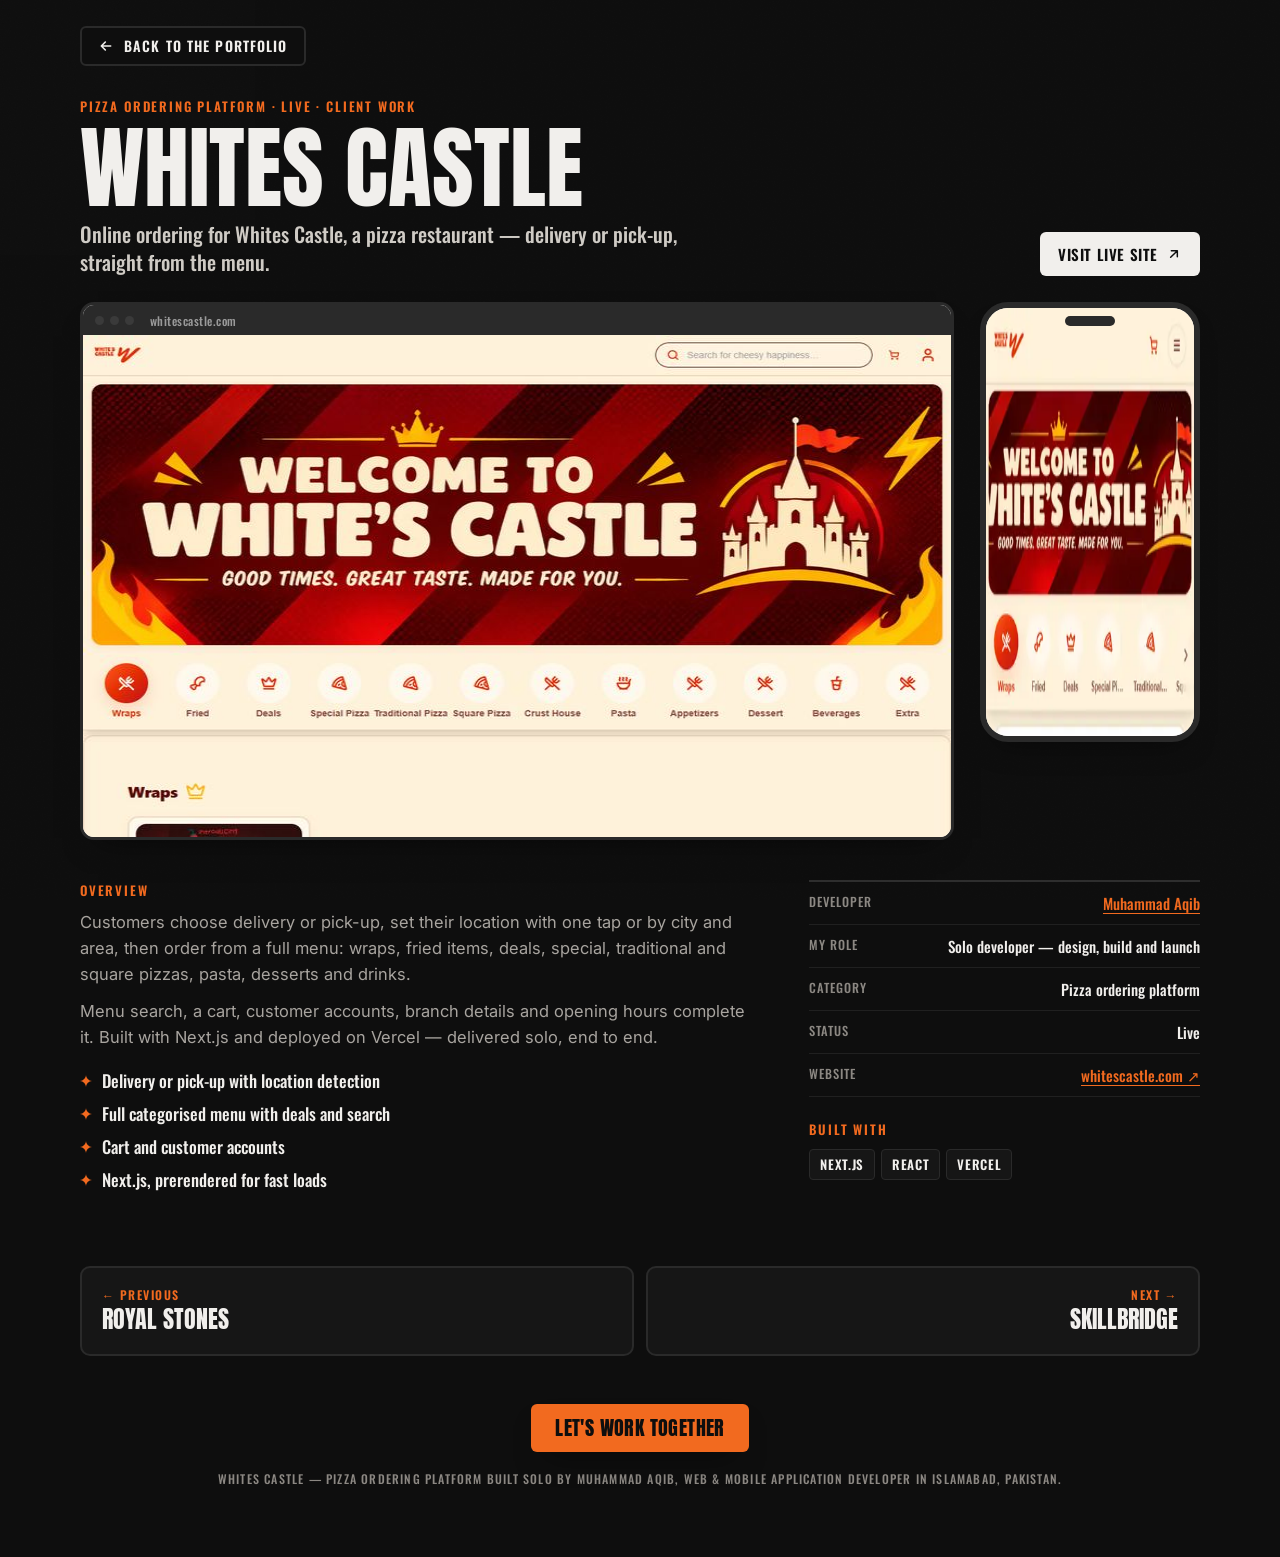
<file: projects/whites-castle.html>
<!DOCTYPE html>
<!-- Generated by scripts/build-seo.mjs from assets/portfolio/projects.js — edit the data, then re-run the build. -->
<html lang="en">
<head>
  <meta charset="UTF-8">
  <meta name="viewport" content="width=device-width, initial-scale=1.0, viewport-fit=cover">
  <title>Whites Castle — Pizza ordering platform built by Muhammad Aqib</title>
  <meta name="description" content="Online ordering for Whites Castle, a pizza restaurant — delivery or pick-up, straight from the menu. Designed, built and launched solo by Muhammad Aqib, web…">
  <meta name="author" content="Muhammad Aqib">
  <meta name="robots" content="index, follow, max-image-preview:large">
  <meta name="theme-color" content="#0E0E0E">
  <link rel="canonical" href="https://aqibkhn.space/projects/whites-castle">
  <meta property="og:type" content="article">
  <meta property="og:site_name" content="Muhammad Aqib">
  <meta property="og:locale" content="en_US">
  <meta property="og:title" content="Whites Castle — Pizza ordering platform built by Muhammad Aqib">
  <meta property="og:description" content="Online ordering for Whites Castle, a pizza restaurant — delivery or pick-up, straight from the menu. Designed, built and launched solo by Muhammad Aqib, web…">
  <meta property="og:url" content="https://aqibkhn.space/projects/whites-castle">
  <meta property="og:image" content="https://aqibkhn.space/assets/projects/whites-castle.jpg">
  <meta property="og:image:alt" content="Whites Castle — Pizza ordering platform">
  <meta name="twitter:card" content="summary_large_image">
  <meta name="twitter:title" content="Whites Castle — Pizza ordering platform built by Muhammad Aqib">
  <meta name="twitter:description" content="Online ordering for Whites Castle, a pizza restaurant — delivery or pick-up, straight from the menu. Designed, built and launched solo by Muhammad Aqib, web…">
  <meta name="twitter:image" content="https://aqibkhn.space/assets/projects/whites-castle.jpg">
  <link rel="icon" href="../favicon.svg" type="image/svg+xml">
  <link rel="icon" href="../favicon-32.png" sizes="32x32" type="image/png">
  <link rel="apple-touch-icon" href="../apple-touch-icon.png">
  <link rel="preconnect" href="https://fonts.googleapis.com">
  <link rel="preconnect" href="https://fonts.gstatic.com" crossorigin>
  <link rel="stylesheet" href="https://fonts.googleapis.com/css2?family=Anton&family=Oswald:wght@500;600&family=Inter:wght@400;500;600&display=swap" media="print" onload="this.media='all'">
  <noscript><link rel="stylesheet" href="https://fonts.googleapis.com/css2?family=Anton&family=Oswald:wght@500;600&family=Inter:wght@400;500;600&display=swap"></noscript>
  <link rel="stylesheet" href="../assets/portfolio/portfolio.css">
  <script type="application/ld+json">{"@context":"https://schema.org","@graph":[{"@type":"CreativeWork","@id":"https://aqibkhn.space/projects/whites-castle#work","name":"Whites Castle","headline":"Whites Castle — Pizza ordering platform","description":"Online ordering for Whites Castle, a pizza restaurant — delivery or pick-up, straight from the menu.","url":"https://aqibkhn.space/projects/whites-castle","image":"https://aqibkhn.space/assets/projects/whites-castle.jpg","genre":"Pizza ordering platform","keywords":"Next.js, React, Vercel","creator":{"@id":"https://aqibkhn.space/#person"},"author":{"@id":"https://aqibkhn.space/#person"},"sameAs":"https://whitescastle.com"},{"@type":"BreadcrumbList","itemListElement":[{"@type":"ListItem","position":1,"name":"Muhammad Aqib","item":"https://aqibkhn.space/portfolio"},{"@type":"ListItem","position":2,"name":"Client work","item":"https://aqibkhn.space/portfolio#clients"},{"@type":"ListItem","position":3,"name":"Whites Castle","item":"https://aqibkhn.space/projects/whites-castle"}]},{"@type":"Person","@id":"https://aqibkhn.space/#person","name":"Muhammad Aqib","url":"https://aqibkhn.space/portfolio"}]}</script>
</head>
<body>
  <svg width="0" height="0" style="position:absolute" aria-hidden="true"><defs>
  <symbol id="star" viewBox="0 0 24 24"><path d="M12 0c.6 6.6 5.4 11.4 12 12-6.6.6-11.4 5.4-12 12-.6-6.6-5.4-11.4-12-12C6.6 11.4 11.4 6.6 12 0z" fill="currentColor"/></symbol>
  <symbol id="arrow" viewBox="0 0 24 24"><path d="M5 12h13m-5-6 6 6-6 6" fill="none" stroke="currentColor" stroke-width="2.4" stroke-linecap="round" stroke-linejoin="round"/></symbol>
  <symbol id="arrow-ne" viewBox="0 0 24 24"><path d="M7 17 17 7M8 7h9v9" fill="none" stroke="currentColor" stroke-width="2.2" stroke-linecap="round" stroke-linejoin="round"/></symbol>
  <symbol id="github" viewBox="0 0 24 24"><path fill="currentColor" d="M12 2a10 10 0 0 0-3.16 19.49c.5.09.68-.22.68-.48v-1.7c-2.78.6-3.37-1.34-3.37-1.34-.45-1.16-1.11-1.47-1.11-1.47-.91-.62.07-.6.07-.6 1 .07 1.53 1.03 1.53 1.03.89 1.53 2.34 1.09 2.91.83.09-.65.35-1.09.63-1.34-2.22-.25-4.55-1.11-4.55-4.94 0-1.09.39-1.98 1.03-2.68-.1-.25-.45-1.27.1-2.65 0 0 .84-.27 2.75 1.02a9.56 9.56 0 0 1 5 0c1.91-1.29 2.75-1.02 2.75-1.02.55 1.38.2 2.4.1 2.65.64.7 1.03 1.59 1.03 2.68 0 3.84-2.34 4.68-4.57 4.93.36.31.68.92.68 1.85v2.74c0 .27.18.58.69.48A10 10 0 0 0 12 2z"/></symbol>
</defs></svg>
  <main class="sheet-inner">
    <a class="sheet-back" href="../portfolio#clients"><svg aria-hidden="true" style="transform:scaleX(-1)"><use href="#arrow"/></svg>Back to the portfolio</a>
    <article>
      <div class="p-head">
        <div>
          <p class="kicker">Pizza ordering platform · Live · Client work</p>
          <h1 style="font: 400 clamp(52px, 7vw, 96px)/.95 var(--display); text-transform: uppercase; color: var(--ink);">Whites Castle</h1>
          <p class="lede">Online ordering for Whites Castle, a pizza restaurant — delivery or pick-up, straight from the menu.</p>
        </div>
        <div class="p-links">
          <a class="btn btn-dark" href="https://whitescastle.com" target="_blank" rel="noopener">Visit live site <svg aria-hidden="true"><use href="#arrow-ne"/></svg></a>
        </div>
      </div>
      <div class="p-media">
        <figure class="p-desktop" style="margin:0"><div class="bar"><i></i><i></i><i></i><span>whitescastle.com</span></div><img src="../assets/projects/whites-castle.jpg" width="800" height="502" alt="Whites Castle website on desktop" fetchpriority="high"></figure>
        <div class="p-mobile"><i class="notch" aria-hidden="true"></i><img src="../assets/projects/mobile-whites-castle.webp" srcset="../assets/projects/mobile-whites-castle-300.webp 300w, ../assets/projects/mobile-whites-castle.webp 480w" sizes="220px" width="480" height="1100" alt="Whites Castle on a phone" loading="lazy" decoding="async"></div>
      </div>
      <div class="p-grid">
        <div>
          <h2 class="kicker" style="font-size:13px">Overview</h2>
          <p>Customers choose delivery or pick-up, set their location with one tap or by city and area, then order from a full menu: wraps, fried items, deals, special, traditional and square pizzas, pasta, desserts and drinks.</p>
          <p>Menu search, a cart, customer accounts, branch details and opening hours complete it. Built with Next.js and deployed on Vercel — delivered solo, end to end.</p>
          <ul class="p-hl"><li><svg aria-hidden="true"><use href="#star"/></svg>Delivery or pick-up with location detection</li><li><svg aria-hidden="true"><use href="#star"/></svg>Full categorised menu with deals and search</li><li><svg aria-hidden="true"><use href="#star"/></svg>Cart and customer accounts</li><li><svg aria-hidden="true"><use href="#star"/></svg>Next.js, prerendered for fast loads</li></ul>
        </div>
        <aside class="p-meta">
          <dl>
            <div><dt>Developer</dt><dd><a href="../portfolio">Muhammad Aqib</a></dd></div>
            <div><dt>My role</dt><dd>Solo developer — design, build and launch</dd></div>
            <div><dt>Category</dt><dd>Pizza ordering platform</dd></div>
            <div><dt>Status</dt><dd>Live</dd></div>
            <div><dt>Website</dt><dd><a href="https://whitescastle.com" target="_blank" rel="noopener">whitescastle.com ↗</a></dd></div>
            
          </dl>
          <div><h2 class="kicker" style="font-size:13px">Built with</h2><ul class="tags"><li>Next.js</li><li>React</li><li>Vercel</li></ul></div>
        </aside>
      </div>
    </article>
    <nav class="p-pager" aria-label="More projects">
      <a href="royal-stones"><small>← Previous</small><b>Royal Stones</b></a>
      <a href="skillbridge"><small>Next →</small><b>SkillBridge</b></a>
    </nav>
    <p style="margin-top:48px; text-align:center"><a class="btn-work btn-work--sm" href="../portfolio#contact">Let's work together</a></p>
    <p class="copy" style="text-align:center">Whites Castle — Pizza ordering platform built solo by Muhammad Aqib, web &amp; mobile application developer in Islamabad, Pakistan.</p>
  </main>
</body>
</html>
</file>
<file: assets/portfolio/portfolio.css>
/* ==========================================================
   Aqib Khan — editorial portfolio
   Each "screen" is laid out on a 1024 × 576 reference stage
   (the reference video's frame) that scales to the viewport:
   1 reference pixel = var(--r). Below 760px / portrait, the
   stages unfold into a stacked mobile layout.
   ========================================================== */
:root {
  /* Dark studio palette: near-black layers, soft white type, orange used sparingly */
  --bg: #0E0E0E;
  --card: #161616;
  --surface: #1C1C1C;      /* raised panels, pills, bars */
  --surface-hi: #262626;   /* hover on raised surfaces */
  --edge: #2A2A2A;         /* hairline borders on dark */
  --giant: #1D1D1D;
  --ink: #F1EFEC;
  --brown: #CFCBC5;        /* secondary text (kept name for existing rules) */
  --body-text: #A8A49F;
  --line: #2E2E2E;
  --accent: #F26A1F;
  --accent-hi: #FF7E3A;
  --on-accent: #0E0E0E;
  --muted: #8C8883;
  --display: "Anton", "Oswald", Impact, sans-serif;
  --cond: "Oswald", "Arial Narrow", sans-serif;
  --script: "Great Vibes", "Brush Script MT", cursive;
  --body: "Inter", "Helvetica Neue", Arial, sans-serif;
  --ease: cubic-bezier(0.22, 1, 0.36, 1);
  --u: min(1vw, 1.77778vh);
  --r: calc(var(--u) * 100 / 1024);
  color-scheme: dark;
}

*, *::before, *::after { box-sizing: border-box; }
html { -webkit-text-size-adjust: 100%; overscroll-behavior: none; scrollbar-width: thin; scrollbar-color: #3a3a3a transparent; }
/* Native smooth anchor scrolling only when Lenis isn't running (reduced motion / no JS).
   With Lenis active, CSS smooth scrolling fights its per-frame scrollTo and freezes the page. */
html:not(.lenis) { scroll-behavior: smooth; }
.lenis.lenis-smooth, html.ls-on { scroll-behavior: auto !important; }
.lenis.lenis-smooth [data-lenis-prevent] { overscroll-behavior: contain; }
body { margin: 0; background: var(--bg); color: var(--ink); font: 400 16px/1.55 var(--body); -webkit-font-smoothing: antialiased; overflow-x: hidden; }
/* Paper grain */
body::before {
  /* Sits behind the content on its own GPU layer: no per-frame blending while scrolling */
  content: ""; position: fixed; inset: 0; z-index: -1; pointer-events: none; opacity: .6; transform: translateZ(0);
  background-image: url("data:image/svg+xml,%3Csvg xmlns='http://www.w3.org/2000/svg' width='220' height='220'%3E%3Cfilter id='n'%3E%3CfeTurbulence type='fractalNoise' baseFrequency='.85' numOctaves='3' stitchTiles='stitch'/%3E%3CfeColorMatrix values='0 0 0 0 1 0 0 0 0 1 0 0 0 0 1 0 0 0 .022 0'/%3E%3C/filter%3E%3Crect width='100%25' height='100%25' filter='url(%23n)'/%3E%3C/svg%3E");
}
img { display: block; max-width: 100%; }
a { color: inherit; text-decoration: none; }
button { font: inherit; color: inherit; background: none; border: 0; padding: 0; cursor: pointer; }
h1, h2, h3, p, ul, ol { margin: 0; padding: 0; }
ul, ol { list-style: none; }
svg { width: 1em; height: 1em; flex: none; }
::selection { background: var(--accent); color: var(--on-accent); }
:focus-visible { outline: 2px solid var(--accent); outline-offset: 3px; border-radius: 4px; }
.skip-link { position: fixed; left: 12px; top: -60px; z-index: 90; background: var(--surface); color: var(--ink); padding: 10px 16px; border-radius: 6px; font: 600 14px var(--cond); text-transform: uppercase; transition: top .2s; }
.skip-link:focus { top: 12px; }
.embed-only { display: none !important; }
html.is-embedded .embed-only { display: inline-flex !important; }
html.is-embedded .standalone-only { display: none !important; }

/* ---------- Buttons ---------- */
.btn { display: inline-flex; align-items: center; gap: 8px; height: 44px; padding: 0 18px; border-radius: 6px; font: 600 15px/1 var(--cond); text-transform: uppercase; letter-spacing: .04em; transition: transform .35s var(--ease), background .25s, color .25s, border-color .25s; }
.btn svg { width: 16px; height: 16px; }
.btn:hover { transform: translateY(-2px); }
.btn-dark { background: var(--ink); color: var(--bg); }
.btn-dark:hover { background: var(--accent); color: var(--on-accent); }
.btn-line { border: 2px solid var(--edge); color: var(--ink); }
.btn-line:hover { border-color: var(--accent); color: var(--accent); }
.btn-cream { background: var(--ink); color: var(--bg); }
.link { font: 600 15px var(--cond); text-transform: uppercase; letter-spacing: .04em; color: var(--brown); border-bottom: 2px solid currentColor; padding-bottom: 2px; }
.link:hover { color: var(--accent); }

/* ---------- Menu ---------- */
.menu-btn {
  position: fixed; top: 14px; right: 14px; z-index: 70;
  display: inline-flex; align-items: center; gap: 10px; height: 36px; padding: 0 12px 0 14px;
  border-radius: 6px; background: var(--surface); color: var(--ink); border: 1px solid var(--edge);
  font: 600 13px/1 var(--cond); letter-spacing: .1em; text-transform: uppercase;
  box-shadow: 0 6px 18px -10px rgba(0,0,0,.6);
  transition: transform .3s var(--ease);
}
.menu-btn:hover { transform: translateY(-1px); }
.menu-btn i { position: relative; width: 16px; height: 10px; }
.menu-btn i::before, .menu-btn i::after { content: ""; position: absolute; left: 0; right: 0; height: 2px; background: currentColor; transition: transform .3s var(--ease), top .3s var(--ease); }
.menu-btn i::before { top: 0; } .menu-btn i::after { top: 8px; }
.menu-btn[aria-expanded="true"] i::before { top: 4px; transform: rotate(45deg); }
.menu-btn[aria-expanded="true"] i::after { top: 4px; transform: rotate(-45deg); }
.esc-hint { position: fixed; top: 25px; right: 112px; z-index: 70; font: 500 11px var(--cond); letter-spacing: .12em; text-transform: uppercase; color: var(--muted); }
.menu {
  position: fixed; inset: 0; z-index: 65; background: var(--bg);
  display: grid; grid-template-columns: 1.4fr 1fr; align-items: center; gap: 40px; padding: 70px 8vw 40px;
}
.menu[hidden] { display: none; }
.menu ol { display: grid; gap: 2px; }
.menu ol a { display: flex; align-items: baseline; gap: 16px; font: 400 clamp(36px, 6vw, 76px)/1.05 var(--display); text-transform: uppercase; color: var(--ink); transition: color .2s, transform .35s var(--ease); }
.menu ol a small { font: 500 13px var(--cond); color: var(--accent); letter-spacing: .1em; }
.menu ol a:hover { color: var(--accent); transform: translateX(8px); }
.menu-foot { display: grid; gap: 14px; justify-items: start; font: 500 16px var(--cond); text-transform: uppercase; letter-spacing: .04em; }
.menu-foot a:not(.btn):hover { color: var(--accent); text-decoration: underline; }

/* ==========================================================
   Sections & stage
   ========================================================== */
.sec { position: relative; min-height: 100vh; display: flex; align-items: center; justify-content: center; overflow: hidden; }
.stage { position: relative; width: calc(1024 * var(--r)); height: calc(576 * var(--r)); flex: none; }
.wrap { width: min(1080px, 88vw); padding: 80px 0; }

/* ---------- Titles ---------- */
.title {
  display: flex; align-items: center; justify-content: center; gap: calc(16 * var(--r));
  font: 400 calc(42 * var(--r))/1 var(--display); text-transform: uppercase; letter-spacing: .01em; color: var(--ink);
}
.title > svg:not(.swoosh) { width: calc(17 * var(--r)); height: calc(17 * var(--r)); color: var(--accent); }
.title .svgw { color: var(--accent); }
.wrap .title { font-size: clamp(30px, 3.4vw, 46px); gap: 16px; }
.wrap .title > svg { width: 16px; height: 16px; }
.wrap .title--sm { font-size: clamp(26px, 2.8vw, 38px); }
.title--left { justify-content: flex-start; font-size: clamp(30px, 3.4vw, 46px); gap: 14px; }
.title--left > svg { width: 16px !important; height: 16px !important; }
.sec-lede { text-align: center; color: var(--muted); max-width: 620px; margin: 14px auto 0; font-size: 16px; }
.sec-lede.left { text-align: left; margin-left: 0; }
.kicker { font: 600 13px var(--cond); letter-spacing: .14em; text-transform: uppercase; color: var(--accent); margin-bottom: 10px; }

/* ==========================================================
   HERO
   ========================================================== */
.hero { align-items: flex-end; }
.word { position: absolute; left: calc(52 * var(--r)); top: calc(40 * var(--r)); width: calc(922 * var(--r)); height: calc(318 * var(--r)); overflow: visible; }
.word text { font-family: var(--display); font-size: 404px; fill: var(--giant); }
.portrait {
  position: absolute; left: calc(402 * var(--r)); bottom: 0; height: calc(438 * var(--r)); width: auto; max-width: none;
  object-fit: contain; z-index: 2; filter: drop-shadow(0 calc(10 * var(--r)) calc(18 * var(--r)) rgba(0,0,0,.18));
}
.hero-id { position: absolute; left: calc(58 * var(--r)); top: calc(104 * var(--r)); z-index: 3; }
.hello { font: 400 calc(52 * var(--r))/1 var(--script); color: var(--accent); margin-left: calc(4 * var(--r)); }
.name { font: 400 calc(78 * var(--r))/.92 var(--display); color: var(--ink); letter-spacing: .005em; margin-top: calc(4 * var(--r)); white-space: nowrap; }
.name > span { display: block; }
.role { font: 400 calc(21 * var(--r))/1.1 var(--display); color: var(--brown); text-transform: uppercase; letter-spacing: .02em; margin-top: calc(12 * var(--r)); white-space: nowrap; }
.hero-list { position: absolute; left: calc(62 * var(--r)); top: calc(374 * var(--r)); z-index: 3; display: grid; gap: calc(2 * var(--r)); }
.hero-list li { display: flex; align-items: center; gap: calc(9 * var(--r)); font: 600 calc(20 * var(--r))/1.3 var(--cond); color: var(--ink); }
.hero-list svg { color: var(--accent); width: calc(12 * var(--r)); height: calc(12 * var(--r)); }
.statement { position: absolute; right: calc(49 * var(--r)); top: calc(120 * var(--r)); z-index: 3; display: flex; gap: calc(14 * var(--r)); text-align: right; font: 600 calc(21 * var(--r))/1.15 var(--cond); color: var(--ink); }
.statement b { font: 400 calc(29 * var(--r))/1.15 var(--display); color: var(--brown); letter-spacing: .01em; }
.plus { width: calc(30 * var(--r)); height: calc(30 * var(--r)); border-radius: 50%; border: calc(2 * var(--r)) solid var(--ink); display: grid; place-items: center; margin-top: calc(4 * var(--r)); flex: none; }
.plus svg { width: calc(14 * var(--r)); height: calc(14 * var(--r)); }
.panel {
  position: absolute; left: calc(755 * var(--r)); width: calc(240 * var(--r)); height: calc(64 * var(--r)); z-index: 3;
  display: flex; align-items: center; gap: calc(10 * var(--r)); padding: 0 calc(14 * var(--r));
  background: var(--surface); color: var(--ink); border-radius: calc(5 * var(--r));
  box-shadow: 0 0 0 calc(1 * var(--r)) var(--edge), inset 0 0 0 calc(3 * var(--r)) var(--surface), inset 0 0 0 calc(4 * var(--r)) #333;
}
.panel b { font: 400 calc(40 * var(--r))/1 var(--display); letter-spacing: .01em; }
.panel b sup { font-size: .45em; vertical-align: top; position: relative; top: .25em; }
.panel span { font: 600 calc(13.5 * var(--r))/1.15 var(--cond); text-transform: uppercase; letter-spacing: .02em; }
.panel-1 { top: calc(366 * var(--r)); }
.panel-2 { top: calc(446 * var(--r)); }
.cta {
  position: absolute; left: calc(232 * var(--r)); top: calc(506 * var(--r)); z-index: 4;
  display: inline-flex; align-items: center; gap: calc(12 * var(--r)); height: calc(40 * var(--r)); padding: 0 calc(6 * var(--r)) 0 calc(18 * var(--r));
  border-radius: 999px; background: var(--surface); color: var(--ink); box-shadow: 0 0 0 1px var(--edge);
  font: 400 calc(18 * var(--r))/1 var(--display); text-transform: uppercase; letter-spacing: .03em;
  transition: transform .35s var(--ease), background .25s;
}
.cta i { width: calc(30 * var(--r)); height: calc(30 * var(--r)); border-radius: 50%; background: var(--accent); color: var(--on-accent); display: grid; place-items: center; transition: transform .35s var(--ease); }
.cta svg { width: calc(16 * var(--r)); height: calc(16 * var(--r)); }
.cta:hover { background: var(--surface-hi); transform: translateY(-2px); }
.cta:hover i { transform: rotate(-35deg); }

/* ==========================================================
   PHONE CARDS (services, expertise, work)
   ========================================================== */
.cards-sec .title, .work-sec .title { position: absolute; left: 0; right: 0; top: calc(40 * var(--r)); }
.phones { position: absolute; left: 0; right: 0; top: calc(122 * var(--r)); display: flex; justify-content: center; gap: calc(92 * var(--r)); }
.phone {
  position: relative; width: calc(212 * var(--r)); height: calc(388 * var(--r));
  border: calc(6 * var(--r)) solid var(--edge); border-radius: calc(24 * var(--r)); background: var(--card);
  box-shadow: 0 calc(10 * var(--r)) calc(22 * var(--r)) calc(-10 * var(--r)) rgba(0,0,0,.45), inset 0 0 0 calc(1.5 * var(--r)) rgba(0,0,0,.15);
}
.notch { position: absolute; left: 50%; top: calc(8 * var(--r)); width: calc(46 * var(--r)); height: calc(10 * var(--r)); margin-left: calc(-23 * var(--r)); border-radius: 99px; background: var(--edge); z-index: 5; }
.service { display: flex; flex-direction: column; align-items: center; padding: calc(30 * var(--r)) calc(14 * var(--r)) 0; text-align: center; transition: transform .5s var(--ease); }
.service:hover { transform: translateY(calc(-6 * var(--r))); }
.illus { height: calc(150 * var(--r)); width: 100%; display: grid; place-items: center; }
.illus svg { width: calc(168 * var(--r)); height: calc(126 * var(--r)); overflow: visible; }
.service h3 { white-space: nowrap; font: 400 calc(21 * var(--r))/1.05 var(--display); text-transform: uppercase; color: var(--ink); margin-top: calc(18 * var(--r)); letter-spacing: .005em; }
.divider { width: calc(118 * var(--r)); height: calc(12 * var(--r)); color: #4a4a4a; margin: calc(9 * var(--r)) 0 calc(8 * var(--r)); }
.service ul { display: grid; gap: calc(2 * var(--r)); }
.service li { font: 600 calc(16.5 * var(--r))/1.3 var(--cond); color: var(--ink); }
.dots { position: absolute; bottom: calc(12 * var(--r)); left: 50%; transform: translateX(-50%); display: flex; gap: calc(4 * var(--r)); }
.dots b { width: calc(6 * var(--r)); height: calc(6 * var(--r)); border-radius: 50%; border: calc(1.2 * var(--r)) solid #4a4a4a; }
.dots b.on { background: var(--ink); border-color: var(--ink); }

/* ---------- Work phones ---------- */
.swoosh { position: absolute; left: 50%; top: 100%; width: calc(270 * var(--r)) !important; height: calc(16 * var(--r)) !important; transform: translateX(-50%); margin-top: calc(2 * var(--r)); color: var(--accent); }
.work-sec .phones { top: calc(108 * var(--r)); }
.work-item { display: flex; flex-direction: column; align-items: center; gap: calc(10 * var(--r)); }
.work-phone { display: block; width: calc(212 * var(--r)); height: calc(398 * var(--r)); cursor: pointer; transition: transform .5s var(--ease), box-shadow .5s var(--ease); }
.work-phone:hover, .work-phone:focus-visible { transform: translateY(calc(-8 * var(--r))); box-shadow: 0 calc(22 * var(--r)) calc(34 * var(--r)) calc(-12 * var(--r)) rgba(0,0,0,.55), inset 0 0 0 calc(1.5 * var(--r)) rgba(0,0,0,.15); }
.screen { position: absolute; inset: calc(2 * var(--r)); border-radius: calc(17 * var(--r)); overflow: hidden; background: #fff; }
.screen img { width: 100%; height: auto; max-width: none; transition: scale .6s var(--ease); }
.anim .screen img.scrolls { animation: screen-scroll var(--dur, 18s) ease-in-out 1.2s infinite alternate; animation-play-state: paused; }
.anim .work-sec.in-view .screen img.scrolls { animation-play-state: running; }
@keyframes screen-scroll { 0%, 8% { transform: translateY(0); } 92%, 100% { transform: translateY(calc(-1 * var(--dist, 0px))); } }
.work-phone:hover .screen img { scale: 1.035; }
.work-phone:hover .screen img.scrolls { animation-play-state: paused; }
.badge { position: absolute; right: calc(10 * var(--r)); bottom: calc(10 * var(--r)); z-index: 4; display: inline-flex; align-items: center; gap: calc(6 * var(--r)); padding: calc(6 * var(--r)) calc(10 * var(--r)); border-radius: 99px; background: var(--accent); color: var(--on-accent); font: 600 max(11px, calc(11 * var(--r)))/1 var(--cond); letter-spacing: .08em; text-transform: uppercase; opacity: 0; transform: translateY(calc(6 * var(--r))); transition: opacity .3s, transform .4s var(--ease); }
.badge svg { width: calc(12 * var(--r)); height: calc(12 * var(--r)); }
.work-phone:hover .badge, .work-phone:focus-visible .badge { opacity: 1; transform: none; }
.live-dot { position: absolute; left: calc(10 * var(--r)); top: calc(26 * var(--r)); z-index: 4; display: inline-flex; align-items: center; gap: calc(5 * var(--r)); padding: calc(4 * var(--r)) calc(8 * var(--r)); border-radius: 99px; background: rgba(14,14,14,.82); color: var(--ink); font: 600 max(11px, calc(10 * var(--r)))/1 var(--cond); letter-spacing: .1em; text-transform: uppercase; }
.live-dot::before { content: ""; width: calc(6 * var(--r)); height: calc(6 * var(--r)); border-radius: 50%; background: #3f9a4a; }
.work-label { font: 600 calc(19 * var(--r))/1.1 var(--cond); color: var(--ink); text-align: center; }
.work-label small { display: block; font: 500 max(11px, calc(11.5 * var(--r)))/1.3 var(--cond); color: var(--muted); letter-spacing: .08em; text-transform: uppercase; margin-top: calc(2 * var(--r)); }

/* ---------- More projects ---------- */
.more-sec, .story-sec { min-height: auto; }
.more-grid { display: grid; grid-template-columns: repeat(4, minmax(0, 1fr)); gap: 18px; margin-top: 34px; }
.more-card {
  position: relative; display: flex; flex-direction: column; gap: 10px; text-align: left; padding: 22px 20px 18px; border-radius: 14px;
  background: var(--card); border: 3px solid var(--edge); box-shadow: 0 10px 22px -14px rgba(0,0,0,.5);
  transition: transform .45s var(--ease), box-shadow .45s var(--ease);
}
.more-card:hover { transform: translateY(-5px); box-shadow: 0 20px 30px -16px rgba(0,0,0,.55); }
.more-card .kicker { margin: 0; }
.more-card h3 { font: 400 26px/1.05 var(--display); text-transform: uppercase; color: var(--ink); }
.more-card p { font-size: 14.5px; color: var(--muted); }
.more-open { margin-top: auto; display: inline-flex; align-items: center; gap: 6px; font: 600 13px var(--cond); text-transform: uppercase; letter-spacing: .08em; color: var(--accent); }
.more-open svg { width: 14px; height: 14px; transition: transform .3s var(--ease); }
.more-card:hover .more-open svg { transform: translateX(4px); }
.status { align-self: flex-start; font: 600 11px/1 var(--cond); letter-spacing: .1em; text-transform: uppercase; padding: 5px 8px; border-radius: 4px; background: var(--surface-hi); color: var(--brown); }
.more-foot { text-align: center; margin-top: 30px; }

/* ==========================================================
   STORY: about / experience / education
   ========================================================== */
.story-grid { display: grid; grid-template-columns: minmax(0, 1fr) minmax(0, 1.05fr); gap: 56px; margin-top: 44px; align-items: start; }
.about p:not(.kicker):not(.about-lead) { color: var(--body-text); font-size: 16.5px; }
.about-lead { font: 500 clamp(22px, 2.2vw, 30px)/1.2 var(--cond); color: var(--ink); margin-bottom: 16px; }
.facts { margin: 24px 0; border-top: 2px solid var(--line); }
.facts li { display: flex; justify-content: space-between; gap: 16px; padding: 12px 0; border-bottom: 1px solid rgba(255,255,255,.08); font: 500 16px var(--cond); text-align: right; }
.facts span { color: var(--muted); text-transform: uppercase; letter-spacing: .08em; font-size: 13px; text-align: left; }
.resume-btns { display: flex; gap: 10px; flex-wrap: wrap; }
.timeline { position: relative; display: grid; gap: 14px; margin-bottom: 30px; padding-left: 26px; }
.timeline::before { content: ""; position: absolute; left: 6px; top: 8px; bottom: 8px; width: 2px; background: var(--line); }
.timeline li { position: relative; padding: 16px 18px; background: var(--card); border: 2px solid var(--edge); border-radius: 10px; }
.timeline li::before { content: ""; position: absolute; left: -27px; top: 20px; width: 12px; height: 12px; border-radius: 50%; background: var(--bg); border: 3px solid #555; }
.timeline li:first-child::before { background: var(--accent); }
.when { font: 600 12.5px var(--cond); letter-spacing: .1em; text-transform: uppercase; color: var(--accent); }
.timeline h3, .edu h3 { font: 400 22px/1.15 var(--display); text-transform: uppercase; color: var(--ink); margin-top: 4px; letter-spacing: .01em; }
.org { font: 600 15px var(--cond); color: var(--brown); margin: 2px 0 6px; }
.timeline li > p:last-child { font-size: 14.5px; color: var(--body-text); }
.edu { display: flex; justify-content: space-between; align-items: center; gap: 16px; padding: 18px; background: var(--card); border: 2px solid var(--edge); border-radius: 10px; }
.edu .org { margin-bottom: 0; }
.edu-badge { display: flex; align-items: center; gap: 10px; padding: 10px 14px; border-radius: 5px; background: var(--surface); color: var(--ink); box-shadow: inset 0 0 0 1px var(--edge); flex: none; }
.edu-badge b { font: 400 34px/1 var(--display); }
.edu-badge sup { font-size: .45em; vertical-align: top; }
.edu-badge span { font: 600 12px/1.15 var(--cond); text-transform: uppercase; letter-spacing: .04em; }

/* ==========================================================
   CONTACT CTA — blurred hero behind
   ========================================================== */
.cta-bg { position: absolute; inset: 0; display: flex; align-items: flex-end; justify-content: center; filter: blur(calc(9 * var(--r))); opacity: .62; transform: scale(1.04); pointer-events: none; will-change: transform, opacity; contain: strict; }
.cta-bg * { animation: none !important; visibility: visible !important; }
.cta-sec::after { content: ""; position: absolute; inset: 0; background: rgba(14,14,14,.55); pointer-events: none; }
.cta-fg { position: relative; z-index: 2; display: flex; flex-direction: column; align-items: center; text-align: center; padding: 40px 20px; }
.cta-small { font: 400 calc(26 * var(--r))/1 var(--display); letter-spacing: .14em; text-transform: uppercase; color: var(--ink); }
.cta-big { font: 400 calc(64 * var(--r))/1.02 var(--display); text-transform: uppercase; color: var(--ink); margin-top: calc(12 * var(--r)); letter-spacing: .01em; }
.btn-work {
  margin-top: calc(34 * var(--r)); display: inline-flex; align-items: center; justify-content: center;
  height: calc(56 * var(--r)); min-height: 44px; padding: 0 calc(30 * var(--r)); border-radius: calc(6 * var(--r));
  background: var(--accent); color: var(--on-accent); font: 400 calc(30 * var(--r))/1 var(--display); text-transform: uppercase; letter-spacing: .02em;
  box-shadow: 0 calc(12 * var(--r)) calc(24 * var(--r)) calc(-12 * var(--r)) rgba(0,0,0,.6);
  transition: transform .35s var(--ease), background .25s, letter-spacing .35s var(--ease);
}
.btn-work:hover { transform: translateY(-3px); background: var(--accent-hi); letter-spacing: .05em; }
.btn-work--sm { font-size: 20px; height: 48px; padding: 0 24px; margin-top: 0; border-radius: 6px; }
.cta-links { display: flex; flex-wrap: wrap; justify-content: center; gap: 8px 22px; margin-top: calc(40 * var(--r)); font: 600 15px var(--cond); text-transform: uppercase; letter-spacing: .05em; }
.cta-links a { display: inline-flex; align-items: center; gap: 7px; color: var(--ink); transition: color .2s; }
.cta-links a:hover { color: var(--accent); text-decoration: underline; text-underline-offset: 3px; }
.cta-links svg { width: 16px; height: 16px; }
.copy { margin-top: 18px; font: 500 12px var(--cond); color: var(--muted); letter-spacing: .1em; text-transform: uppercase; }

/* ==========================================================
   SHEETS (project detail, contact)
   ========================================================== */
.sheet { position: fixed; inset: 0; z-index: 80; background: var(--bg); overflow-y: auto; overscroll-behavior: contain; }
.sheet[hidden] { display: none; }
.sheet-inner { width: min(1120px, 90vw); margin: 0 auto; padding: 26px 0 70px; }
.sheet-back { display: inline-flex; align-items: center; gap: 10px; height: 40px; padding: 0 16px; border-radius: 6px; border: 2px solid var(--edge); color: var(--ink); font: 600 14px/1 var(--cond); text-transform: uppercase; letter-spacing: .08em; transition: background .2s, color .2s; position: sticky; top: 14px; z-index: 2; background: var(--bg); }
.sheet-back:hover { border-color: var(--accent); color: var(--accent); }
.sheet-back svg { width: 16px; height: 16px; }
#projectSheet .sheet-back svg { transform: scaleX(-1); }
.p-head { display: grid; grid-template-columns: minmax(0, 1fr) auto; gap: 24px; align-items: end; margin: 30px 0 26px; }
.p-head h2 { font: 400 clamp(52px, 7vw, 96px)/.95 var(--display); text-transform: uppercase; color: var(--ink); }
.p-head .lede { font: 500 clamp(17px, 1.6vw, 21px)/1.35 var(--cond); color: var(--brown); margin-top: 10px; max-width: 640px; }
.p-links { display: flex; gap: 10px; flex-wrap: wrap; justify-content: flex-end; }
.p-media { display: grid; grid-template-columns: minmax(0, 1fr) auto; gap: 26px; align-items: start; }
.p-desktop { border-radius: 14px; overflow: hidden; border: 3px solid var(--edge); background: #fff; box-shadow: 0 16px 30px -18px rgba(0,0,0,.55); }
.p-desktop .bar { display: flex; gap: 6px; align-items: center; height: 30px; padding: 0 12px; background: var(--edge); }
.p-desktop .bar i { width: 9px; height: 9px; border-radius: 50%; background: #3a3a3a; }
.p-desktop .bar span { margin-left: 10px; font: 500 12px var(--cond); color: #9a9a9a; letter-spacing: .04em; }
.p-desktop img { width: 100%; }
.p-mobile { width: 220px; height: 440px; border: 6px solid var(--edge); border-radius: 28px; overflow: hidden; position: relative; box-shadow: 0 16px 30px -18px rgba(0,0,0,.55); background: #fff; }
.p-mobile img { width: 100%; }
.p-mobile .notch { width: 50px; height: 10px; top: 8px; margin-left: -25px; }
.p-cover { aspect-ratio: 16 / 9; border-radius: 14px; border: 3px solid var(--edge); background: var(--surface); color: var(--ink); display: flex; flex-direction: column; justify-content: flex-end; padding: 34px; position: relative; overflow: hidden; }
.p-cover b { font: 400 clamp(60px, 9vw, 130px)/.9 var(--display); text-transform: uppercase; position: relative; }
.p-cover span { font: 600 15px var(--cond); letter-spacing: .14em; text-transform: uppercase; color: var(--accent); position: relative; margin-top: 10px; }
.p-cover::before { content: ""; position: absolute; right: -8%; top: -30%; width: 55%; aspect-ratio: 1; border-radius: 50%; border: 36px solid rgba(242,106,31,.14); }
.p-grid { display: grid; grid-template-columns: minmax(0, 1.4fr) minmax(0, .8fr); gap: 46px; margin-top: 40px; }
.p-grid h3 { font: 600 13px var(--cond); letter-spacing: .14em; text-transform: uppercase; color: var(--accent); margin-bottom: 10px; }
.p-grid p { font-size: 16.5px; color: var(--body-text); }
.p-grid p + p { margin-top: 12px; }
.p-grid h3 + p, .p-hl + h3 { margin-top: 0; }
.p-hl { display: grid; gap: 8px; margin: 18px 0 26px; }
.p-hl li { display: flex; gap: 10px; font: 500 17px var(--cond); color: var(--ink); }
.p-hl li svg { width: 12px; height: 12px; margin-top: 7px; color: var(--accent); }
.p-meta { display: grid; gap: 22px; align-content: start; }
.p-meta dl { margin: 0; border-top: 2px solid var(--line); }
.p-meta dl > div { display: flex; justify-content: space-between; gap: 12px; padding: 10px 0; border-bottom: 1px solid rgba(255,255,255,.08); font: 500 15px var(--cond); }
.p-meta dt { color: var(--muted); text-transform: uppercase; font-size: 12.5px; letter-spacing: .08em; }
.p-meta dd { margin: 0; text-align: right; }
.p-meta dd a { color: var(--accent); text-decoration: underline; text-underline-offset: 3px; }
.tags { display: flex; flex-wrap: wrap; gap: 6px; }
.tags li { font: 600 13px/1 var(--cond); text-transform: uppercase; letter-spacing: .05em; padding: 8px 10px; border-radius: 4px; border: 1.5px solid var(--edge); background: var(--card); }
.p-pager { display: grid; grid-template-columns: 1fr 1fr; gap: 12px; margin-top: 48px; }
.p-pager button, .p-pager a { display: block; text-align: left; padding: 18px 20px; border-radius: 10px; border: 2px solid var(--edge); background: var(--card); transition: transform .35s var(--ease); }
.p-pager button:last-child, .p-pager a:last-child { text-align: right; }
.p-pager button:hover, .p-pager a:hover { transform: translateY(-3px); }
.p-pager small { display: block; font: 600 12px var(--cond); color: var(--accent); letter-spacing: .12em; text-transform: uppercase; margin-bottom: 4px; }
.p-pager b { font: 400 24px/1.05 var(--display); text-transform: uppercase; font-weight: 400; }

/* Contact sheet */
.contact-grid { display: grid; grid-template-columns: minmax(0, 1.4fr) minmax(0, .8fr); gap: 40px; margin-top: 34px; align-items: start; }
.form { display: grid; gap: 16px; margin-top: 26px; padding: 26px; background: var(--card); border: 3px solid var(--edge); border-radius: 14px; }
.seg { border: 0; margin: 0; padding: 0; display: flex; flex-wrap: wrap; gap: 8px; }
.seg legend { font: 600 13px var(--cond); letter-spacing: .12em; text-transform: uppercase; color: var(--accent); margin-bottom: 10px; padding: 0; }
.seg label { cursor: pointer; }
.seg input { position: absolute; opacity: 0; pointer-events: none; }
.seg span { display: inline-flex; align-items: center; height: 38px; padding: 0 14px; border-radius: 6px; border: 2px solid var(--edge); font: 600 14px var(--cond); text-transform: uppercase; letter-spacing: .04em; transition: background .2s, color .2s; }
.seg input:checked + span { background: var(--ink); color: var(--bg); border-color: var(--ink); }
.seg input:focus-visible + span { outline: 2px solid var(--accent); outline-offset: 2px; }
.form-row { display: grid; grid-template-columns: 1fr 1fr; gap: 16px; }
.field { display: grid; gap: 6px; }
.field > span { font: 600 13px var(--cond); letter-spacing: .1em; text-transform: uppercase; color: var(--muted); }
.field input, .field textarea { width: 100%; font: inherit; font-size: 16px; color: var(--ink); background: #111; border: 2px solid var(--edge); border-radius: 8px; padding: 11px 13px; resize: vertical; transition: border-color .2s; }
.field input:focus, .field textarea:focus { outline: none; border-color: var(--accent); }
.form-foot { display: flex; align-items: center; gap: 16px; flex-wrap: wrap; }
.form-status { font: 500 15px var(--cond); color: #6fcf7b; }
.form-status.err { color: #ff7d6b; }
.form-status a { text-decoration: underline; }
.form button[disabled] { opacity: .6; pointer-events: none; }
.contact-side { display: grid; gap: 12px; padding-top: 6px; }
.side-card { display: grid; gap: 6px; justify-items: start; padding: 18px 20px; border-radius: 12px; border: 2px solid var(--edge); background: var(--card); font: 500 17px var(--cond); }
.side-card .kicker { margin: 0; }
.side-card a:hover { color: var(--accent); text-decoration: underline; text-underline-offset: 3px; }
.copy-btn { font: 600 12px var(--cond); text-transform: uppercase; letter-spacing: .1em; color: var(--muted); border-bottom: 1px solid currentColor; }
.side-card--dark { background: var(--surface); color: var(--ink); border-color: var(--edge); border-left: 3px solid var(--accent); }
.side-card--dark p:not(.kicker) { font: 400 16px/1.4 var(--body); }
.side-card--dark .btn { margin-top: 6px; }
.side-card--dark .btn:hover { text-decoration: none; }

.toast { position: fixed; left: 50%; bottom: 22px; z-index: 95; transform: translate(-50%, 20px); padding: 10px 16px; border-radius: 6px; background: var(--surface); color: var(--ink); border: 1px solid var(--edge); font: 600 14px var(--cond); text-transform: uppercase; letter-spacing: .06em; opacity: 0; pointer-events: none; transition: opacity .3s, transform .4s var(--ease); }
.toast.show { opacity: 1; transform: translate(-50%, 0); }

/* Hidden until the GSAP entrance runs (class added by portfolio.js only when GSAP is present) */
.anim .hero .word, .anim .hero .portrait, .anim .hero [data-h] { visibility: hidden; }
/* Phones: the photo is shown from the first paint (it only rises into place) */
@media (max-width: 760px), (max-aspect-ratio: 4/5) {
  html.anim:not(.is-embedded) .hero .portrait { visibility: visible; }
}

/* ==========================================================
   Responsive
   ========================================================== */
@media (max-width: 1000px) {
  .more-grid { grid-template-columns: repeat(2, minmax(0, 1fr)); }
}

/* Stacked layout for phones and portrait screens */
@media (max-width: 760px), (max-aspect-ratio: 4/5) {
  .sec { min-height: auto; display: block; }
  .stage { width: auto; height: auto; padding: 0 22px; }
  .wrap { width: auto; padding: 60px 22px; }

  /* hero */
  .hero { padding-top: 64px; }
  .hero .stage { display: grid; grid-template-columns: minmax(0, 1fr); }
  .hero .stage > * { grid-column: 1; }
  .word { position: relative; left: auto; top: auto; width: 100%; height: 30vw; grid-row: 1; align-self: start; }
  .portrait { position: relative; left: auto; bottom: auto; grid-row: 1; height: 86vw; max-height: 480px; justify-self: center; margin-top: 14vw; margin-right: 0; filter: drop-shadow(0 10px 18px rgba(0,0,0,.18)); }
  .hero-id { position: relative; left: auto; top: auto; grid-row: 2; margin-top: -30vw; z-index: 3; background: linear-gradient(rgba(14,14,14,0), var(--bg) 34%); padding-top: 16vw; }
  .hello { font-size: 40px; margin-left: 2px; }
  .name { font-size: clamp(52px, 16vw, 92px); white-space: normal; margin-top: 4px; }
  .role { font-size: clamp(17px, 5vw, 24px); white-space: normal; margin-top: 10px; }
  .hero-list { position: relative; left: auto; top: auto; grid-row: 3; grid-template-columns: 1fr 1fr; gap: 4px 12px; margin-top: 22px; }
  .hero-list li { font-size: 17px; gap: 8px; }
  .hero-list svg { color: var(--accent); width: 11px; height: 11px; }
  .statement { position: relative; right: auto; top: auto; grid-row: 4; text-align: left; margin-top: 26px; font-size: 19px; gap: 12px; }
  .statement b { font-size: 26px; }
  .plus { width: 30px; height: 30px; border-width: 2px; margin-top: 2px; }
  .plus svg { width: 13px; height: 13px; }
  .panel { position: relative; left: auto; top: auto !important; width: 100%; height: 66px; margin-top: 12px; padding: 0 16px; gap: 12px; border-radius: 6px; box-shadow: 0 0 0 1px var(--edge), inset 0 0 0 3px var(--surface), inset 0 0 0 4px #333; }
  .panel-1 { grid-row: 5; margin-top: 20px; } .panel-2 { grid-row: 6; }
  .panel b { font-size: 40px; } .panel span { font-size: 14px; }
  .cta { position: relative; left: auto; top: auto; grid-row: 7; justify-self: start; margin: 24px 0 40px; height: 48px; padding: 0 6px 0 20px; font-size: 19px; gap: 12px; }
  .cta i { width: 36px; height: 36px; } .cta svg { width: 18px; height: 18px; }

  /* titles */
  .title, .cards-sec .title, .work-sec .title { position: relative; top: auto; font-size: 32px; gap: 12px; padding-top: 56px; }
  .title > svg:not(.swoosh) { width: 14px; height: 14px; }
  .swoosh { width: 200px !important; height: 14px !important; }

  /* phones: horizontal snap rows */
  .phones, .work-sec .phones { position: relative; top: auto; justify-content: flex-start; gap: 18px; overflow-x: auto; scroll-snap-type: x mandatory; padding: 34px 22px 50px; margin: 0 -22px; scrollbar-width: none; }
  .phones::-webkit-scrollbar { display: none; }
  .phone { flex: none; width: 228px; height: 418px; border-width: 6px; border-radius: 26px; scroll-snap-align: center; box-shadow: 0 10px 22px -10px rgba(0,0,0,.45); }
  .notch { top: 8px; width: 46px; height: 10px; margin-left: -23px; }
  .service { padding: 32px 14px 0; }
  .service:hover { transform: none; }
  .illus { height: 160px; } .illus svg { width: 176px; height: 132px; }
  .service h3 { font-size: 23px; margin-top: 18px; }
  .divider { width: 118px; height: 12px; margin: 10px 0 8px; }
  .service li { font-size: 17px; }
  .dots { bottom: 12px; gap: 4px; } .dots b { width: 6px; height: 6px; border-width: 1.2px; }
  .work-item { flex: none; gap: 12px; scroll-snap-align: center; }
  .work-phone { width: 228px; height: 430px; }
  .screen { inset: 2px; border-radius: 19px; }
  .live-dot { left: 10px; top: 26px; padding: 4px 8px; font-size: 11px; gap: 5px; } .live-dot::before { width: 6px; height: 6px; }
  .badge { opacity: 1; transform: none; right: 10px; bottom: 10px; font-size: 11px; padding: 6px 10px; gap: 6px; } .badge svg { width: 12px; height: 12px; }
  .work-label { font-size: 19px; } .work-label small { font-size: 12px; }

  .more-grid { grid-template-columns: 1fr; }
  .story-grid { grid-template-columns: 1fr; gap: 40px; }
  .edu { flex-direction: column; align-items: flex-start; }

  .cta-sec { min-height: 92vh; display: flex; align-items: center; justify-content: center; }
  .cta-bg { filter: blur(8px); }
  .cta-small { font-size: 18px; } .cta-big { font-size: clamp(36px, 11vw, 54px); margin-top: 10px; }
  .btn-work { height: 54px; padding: 0 26px; font-size: 24px; margin-top: 28px; border-radius: 6px; }
  .cta-links { margin-top: 32px; }

  .menu { grid-template-columns: 1fr; align-content: center; padding: 80px 26px 30px; }
  .p-head, .p-media, .p-grid, .contact-grid, .form-row, .p-pager { grid-template-columns: 1fr; }
  .p-links { justify-content: flex-start; }
  .p-mobile { justify-self: center; }
  .p-pager button:last-child, .p-pager a:last-child { text-align: left; }
  .form { padding: 18px; }
}

@media (prefers-reduced-motion: reduce) {
  html { scroll-behavior: auto; }
  *, *::before, *::after { transition-duration: .01ms !important; }
}

/* ==========================================================
   Motion helpers (used by the GSAP layer in portfolio.js)
   ========================================================== */
.ch { display: inline-block; }
.ch.sp { width: .26em; }
.tt { display: inline-block; overflow: hidden; padding: .08em .02em .02em; margin: -.08em 0 -.02em; vertical-align: bottom; }
.name > span { overflow: hidden; padding-top: .04em; }
.cta-big { overflow: hidden; padding-bottom: .04em; }
.wd { display: inline-block; overflow: hidden; vertical-align: top; padding-bottom: .06em; }
.wd > span { display: inline-block; }

.progress-bar { position: fixed; left: 0; right: 0; top: 0; height: 3px; z-index: 75; background: var(--accent); transform-origin: 0 50%; transform: scaleX(0); pointer-events: none; }

.timeline.has-line::before { display: none; }
.tl-line { position: absolute; left: 6px; top: 8px; bottom: 8px; width: 2px; background: var(--line); transform-origin: 50% 0; }
.anim .timeline li::before { transform: scale(0); transition: transform .6s cubic-bezier(.34, 1.8, .64, 1) .2s; }
.anim .timeline li.dot-in::before { transform: scale(1); }

.btn-work { position: relative; overflow: hidden; }
.btn-work.shine::after {
  content: ""; position: absolute; top: -20%; bottom: -20%; left: -40%; width: 30%;
  background: linear-gradient(100deg, transparent, rgba(255,255,255,.35), transparent);
  transform: skewX(-18deg); animation: shine 4.2s ease-in-out 0.2s infinite;
}
@keyframes shine { 0% { left: -40%; } 28%, 100% { left: 130%; } }

.svgw { display: inline-flex; align-items: center; justify-content: center; line-height: 0; flex: none; }
.title .svgw svg { width: calc(17 * var(--r)); height: calc(17 * var(--r)); }
.wrap .title .svgw svg, .title--left .svgw svg { width: 16px; height: 16px; }
.hero-list li .svgw svg, .hero-list li > svg { transition: transform .5s var(--ease); }
.hero-list li:hover .svgw svg, .hero-list li:hover > svg { transform: rotate(90deg) scale(1.25); }
@media (max-width: 760px), (max-aspect-ratio: 4/5) {
  .title .svgw svg { width: 14px; height: 14px; }
}
.panel { transition: transform .45s var(--ease); }
.panel:hover { transform: translateX(-6px); }

/* GSAP drives the hover lift/tilt on desktop, so drop the CSS versions there */
@media (hover: hover) and (pointer: fine) {
  .anim .service:hover, .anim .work-phone:hover, .anim .work-phone:focus-visible, .anim .more-card:hover { transform: none; }
  .anim .phones { perspective: 1200px; }
}

/* ==========================================================
   Cinematic layer (inspired by the GetLayers "Creative
   Director" template): smooth scroll, decode text, cursor,
   orbit ring, velocity marquee, opening curtain.
   ========================================================== */
html.lenis, html.lenis body { height: auto; }
/* Below-the-fold sections stay hidden until their entrance states are prepared (see prepare() in portfolio.js) */
.anim .prep-wait { visibility: hidden; }
.lenis.lenis-stopped { overflow: hidden; }

/* Opening curtain (standalone visits) */
.curtain {
  position: fixed; inset: 0; z-index: 120; background: var(--bg); color: var(--ink);
  display: flex; flex-direction: column; justify-content: space-between; padding: clamp(20px, 3vw, 44px);
}
.curtain-label { font: 600 13px var(--cond); letter-spacing: .24em; text-transform: uppercase; }
.curtain-num { color: var(--ink); align-self: flex-end; font: 400 clamp(90px, 16vw, 240px)/.8 var(--display); letter-spacing: -.01em; font-variant-numeric: tabular-nums; }

/* Orbit ring behind the portrait */
.orbit-wrap { position: absolute; left: calc(392 * var(--r)); top: calc(26 * var(--r)); width: calc(430 * var(--r)); height: calc(430 * var(--r)); z-index: 1; pointer-events: none; will-change: transform; }
.orbit { width: 100%; height: 100%; overflow: visible; display: block; animation: orbit-spin 40s linear infinite; will-change: transform; }
.orbit-wrap.paused .orbit { animation-play-state: paused; }
@keyframes orbit-spin { to { transform: rotate(360deg); } }
.portrait { will-change: transform; }
.orbit-path { stroke: var(--ink); stroke-width: 1.2; opacity: .16; }
.orbit-inner { stroke: var(--ink); stroke-width: 1; opacity: .12; stroke-dasharray: 2 9; }
.orbit-spin circle { fill: #6a6a6a; }
.orbit-spin .orbit-acc { fill: var(--accent); }
.cta-bg .orbit { display: none; }

/* Velocity marquee */
.marquee { position: relative; z-index: 4; padding: 18px 0; margin: 10px 0 0; overflow: hidden; background: var(--card); color: var(--ink); border-block: 1px solid var(--edge); transform-origin: 50% 50%; width: 104vw; margin-left: -2vw; box-shadow: 0 18px 30px -24px rgba(0,0,0,.6); }
.mq-row { overflow: hidden; white-space: nowrap; }
.mq-track { display: inline-flex; will-change: transform; }
.mq-track span { display: inline-flex; align-items: center; font: 400 clamp(30px, 4.4vw, 64px)/1.15 var(--display); text-transform: uppercase; letter-spacing: .01em; padding-right: .4em; }
.mq-track i { font-style: normal; font-size: .45em; color: var(--accent); margin: 0 .55em; }
.mq-b .mq-track span { color: transparent; -webkit-text-stroke: 1.2px rgba(241,239,236,.32); font-size: clamp(22px, 3vw, 44px); }
.mq-b .mq-track i { -webkit-text-stroke: 0; color: rgba(241,239,236,.3); }

/* Custom cursor */
.cur-ring, .cur-dot { position: fixed; left: 0; top: 0; z-index: 130; pointer-events: none; border-radius: 50%; opacity: 0; transition: opacity .3s; }
.cur-on .cur-ring, .cur-on .cur-dot { opacity: 1; }
.cur-dot { width: 6px; height: 6px; background: var(--accent); }
.cur-ring {
  width: 38px; height: 38px; border: 1.5px solid rgba(241,239,236,.35); display: grid; place-items: center;
  transition: opacity .3s, width .45s var(--ease), height .45s var(--ease), background .3s, border-color .3s;
}
.cur-ring span { font: 600 11px var(--cond); letter-spacing: .14em; text-transform: uppercase; color: var(--on-accent); opacity: 0; transform: scale(.6); transition: opacity .25s, transform .4s var(--ease); }
.cur-link .cur-ring { width: 60px; height: 60px; background: rgba(241,239,236,.06); border-color: var(--ink); }
.cur-view .cur-ring { width: 84px; height: 84px; background: var(--accent); border-color: var(--accent); }
.cur-view .cur-ring span { opacity: 1; transform: none; }
.cur-view .cur-dot { opacity: 0; }
html.hide-native, html.hide-native * { cursor: none !important; }
html.hide-native input, html.hide-native textarea { cursor: text !important; }

@media (max-width: 760px), (max-aspect-ratio: 4/5) {
  .orbit-wrap { left: auto; right: -14vw; top: 22vw; width: 86vw; height: 86vw; grid-row: 1; grid-column: 1; position: absolute; }
  .marquee { padding: 12px 0; }
}
</file>
